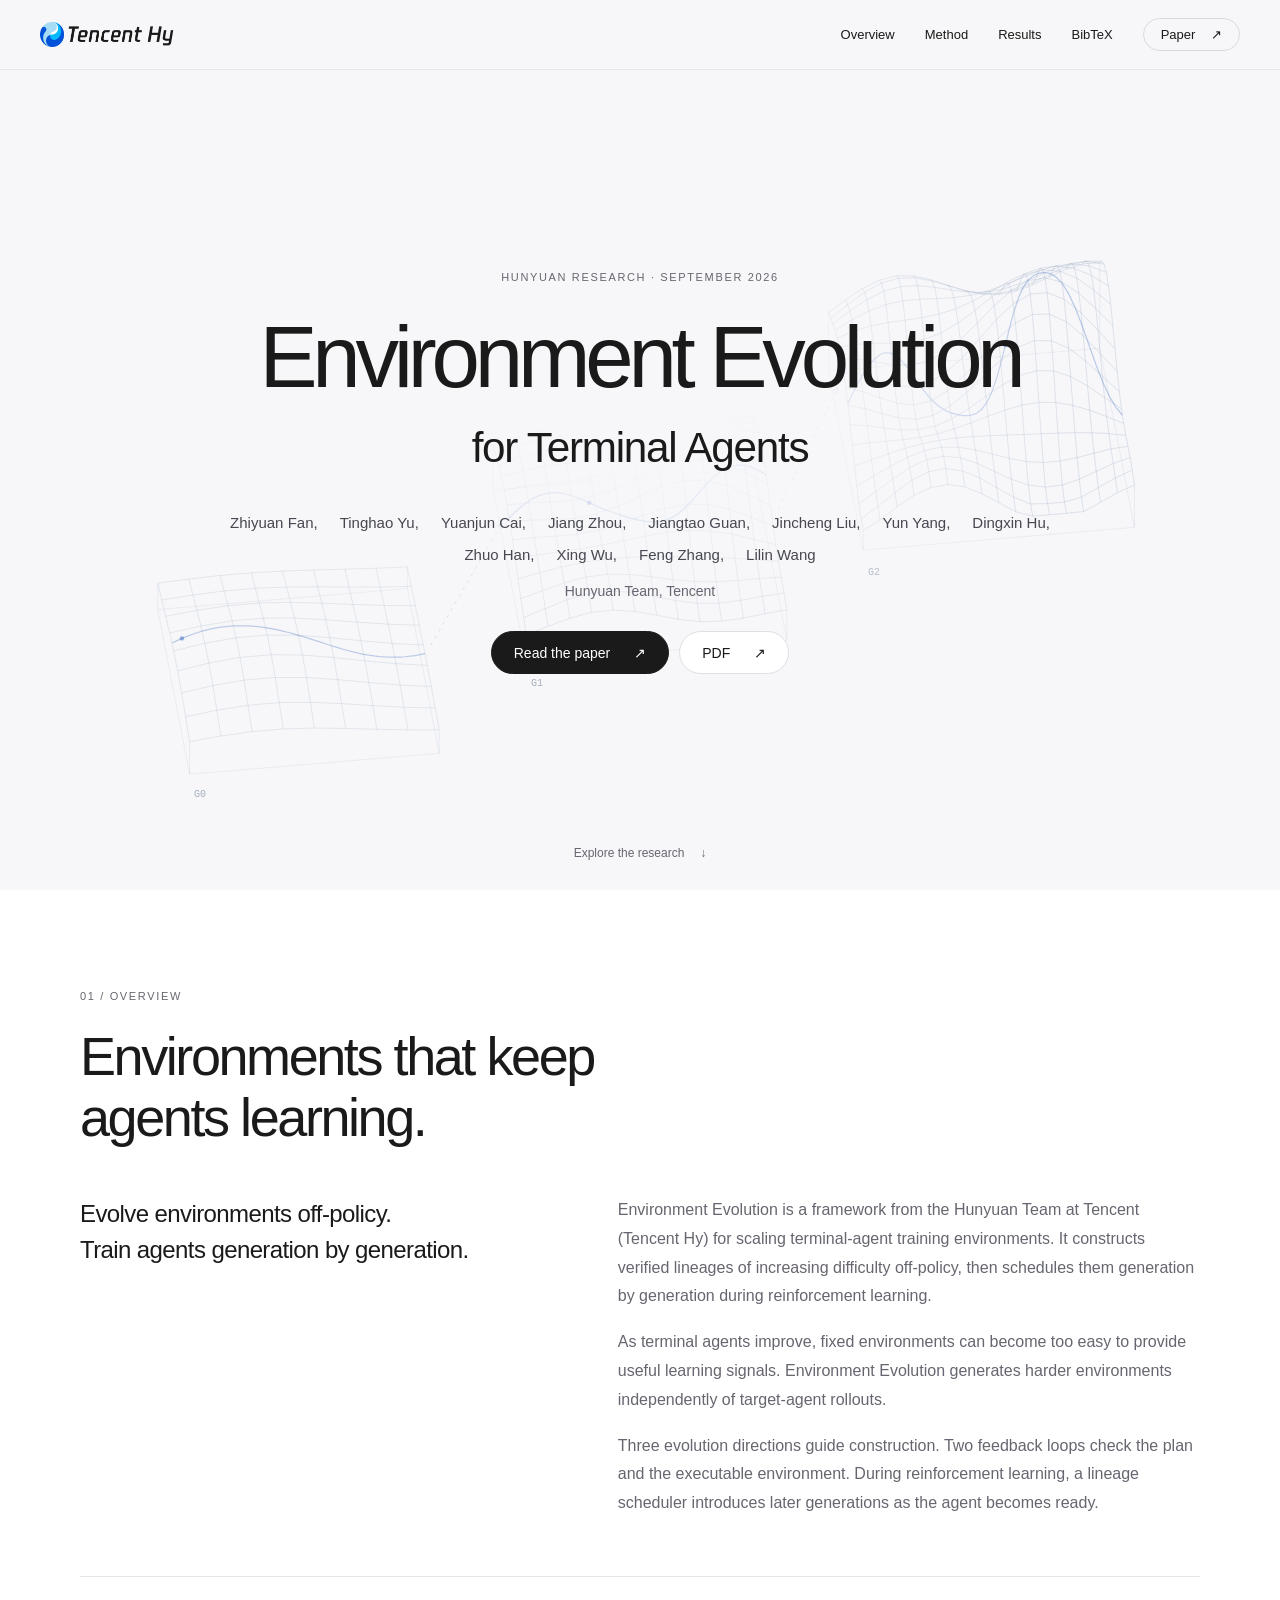
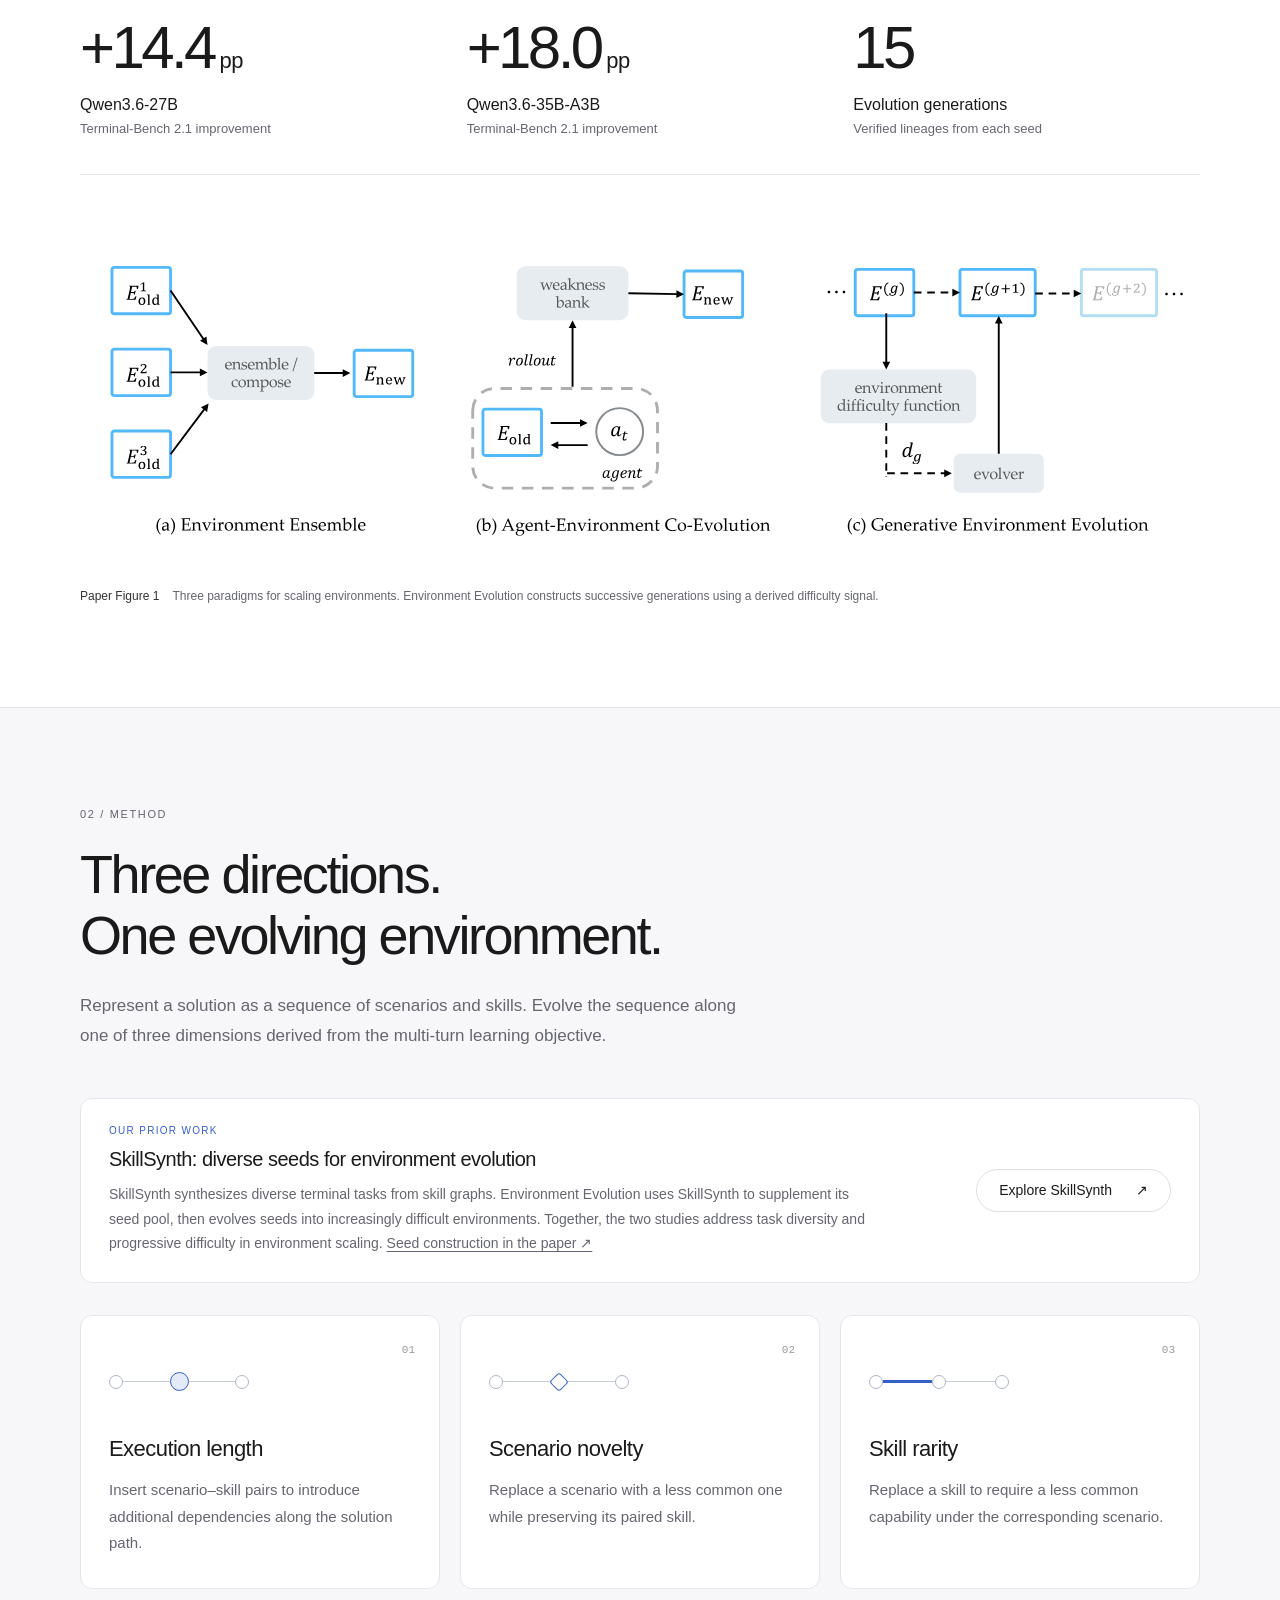
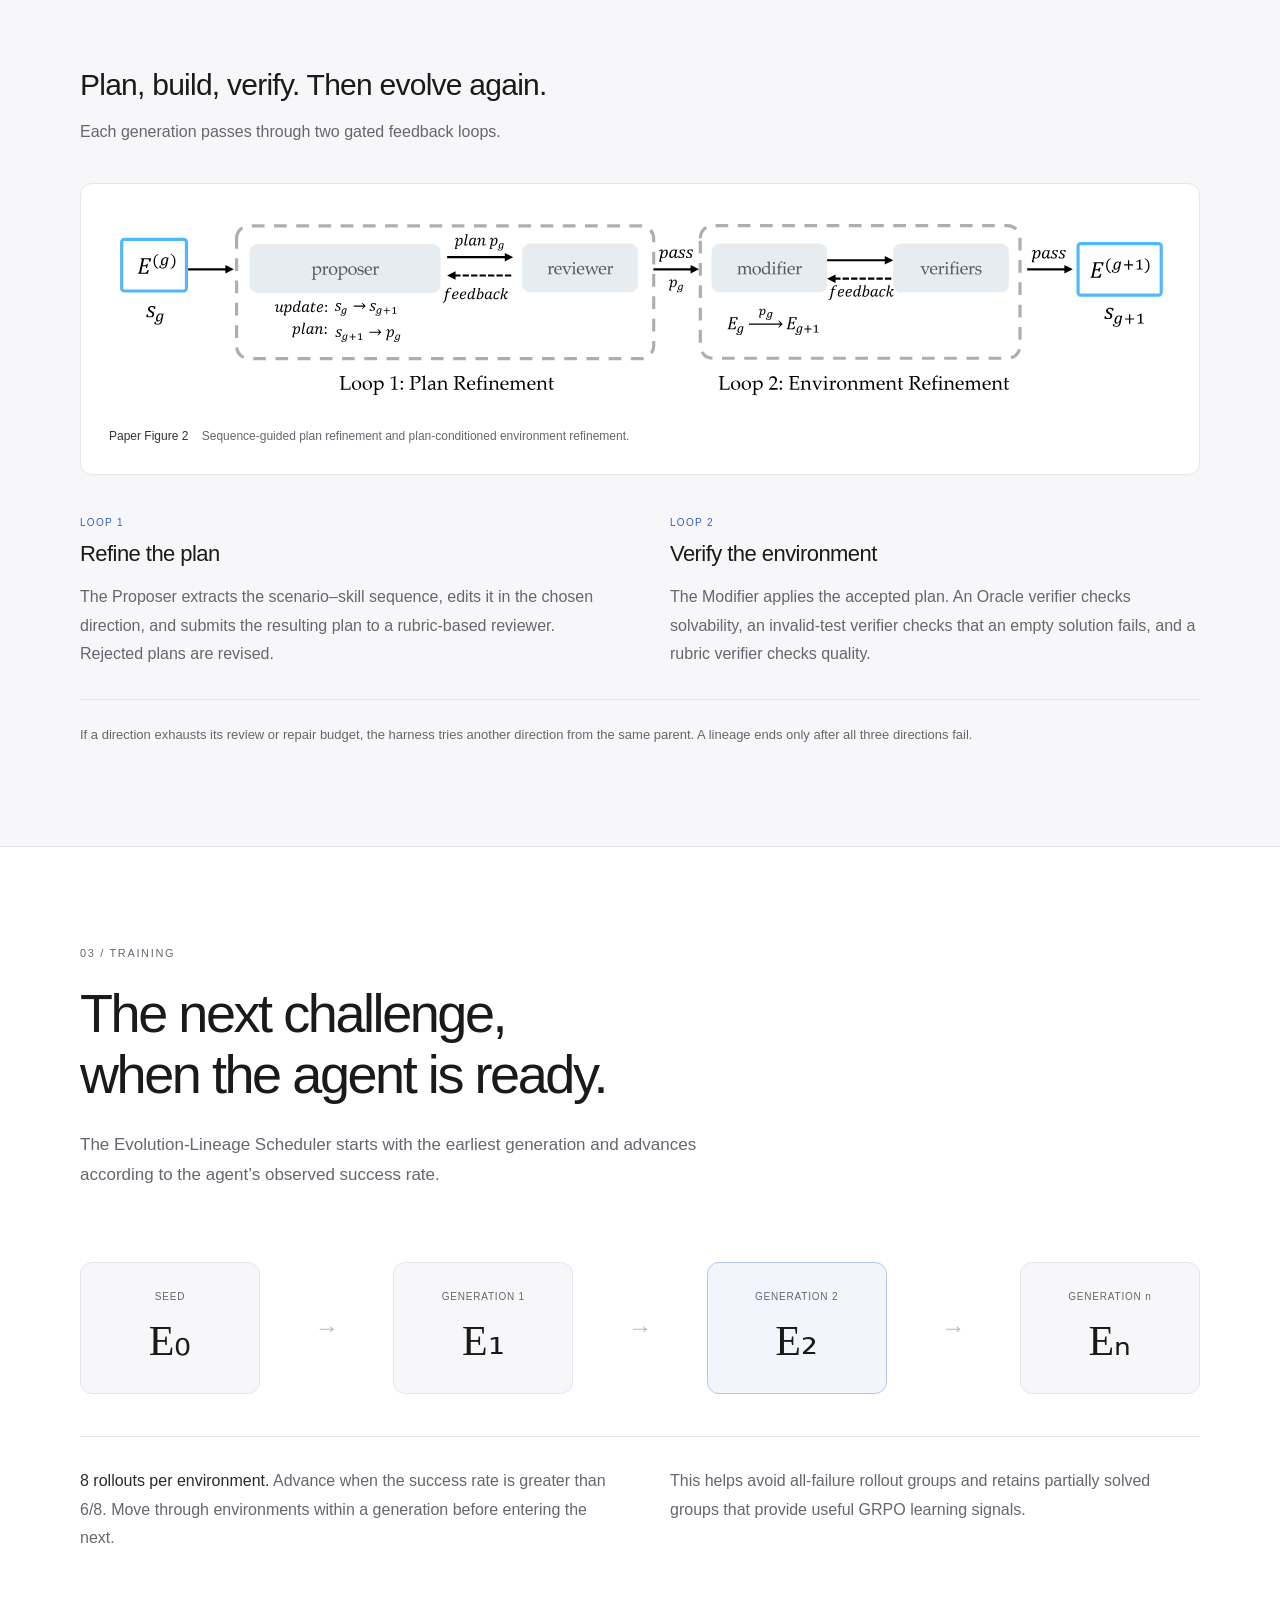
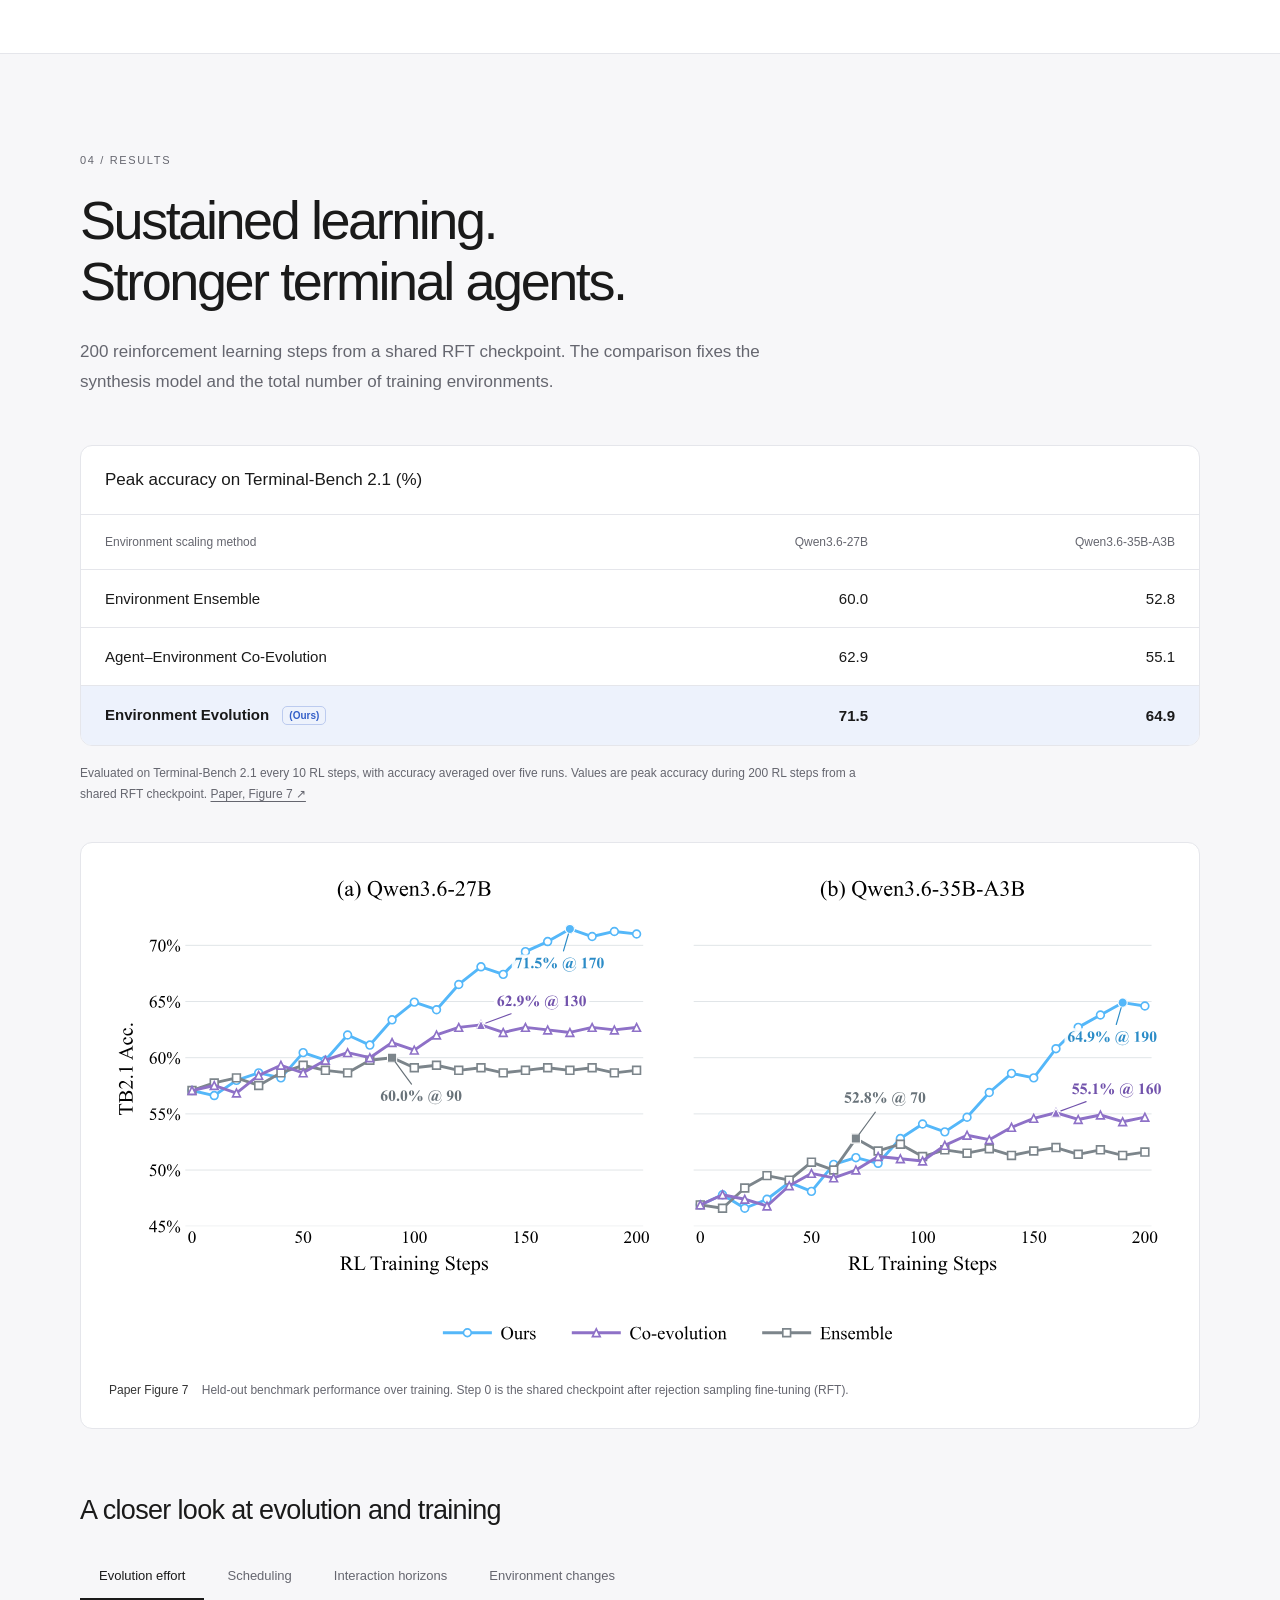
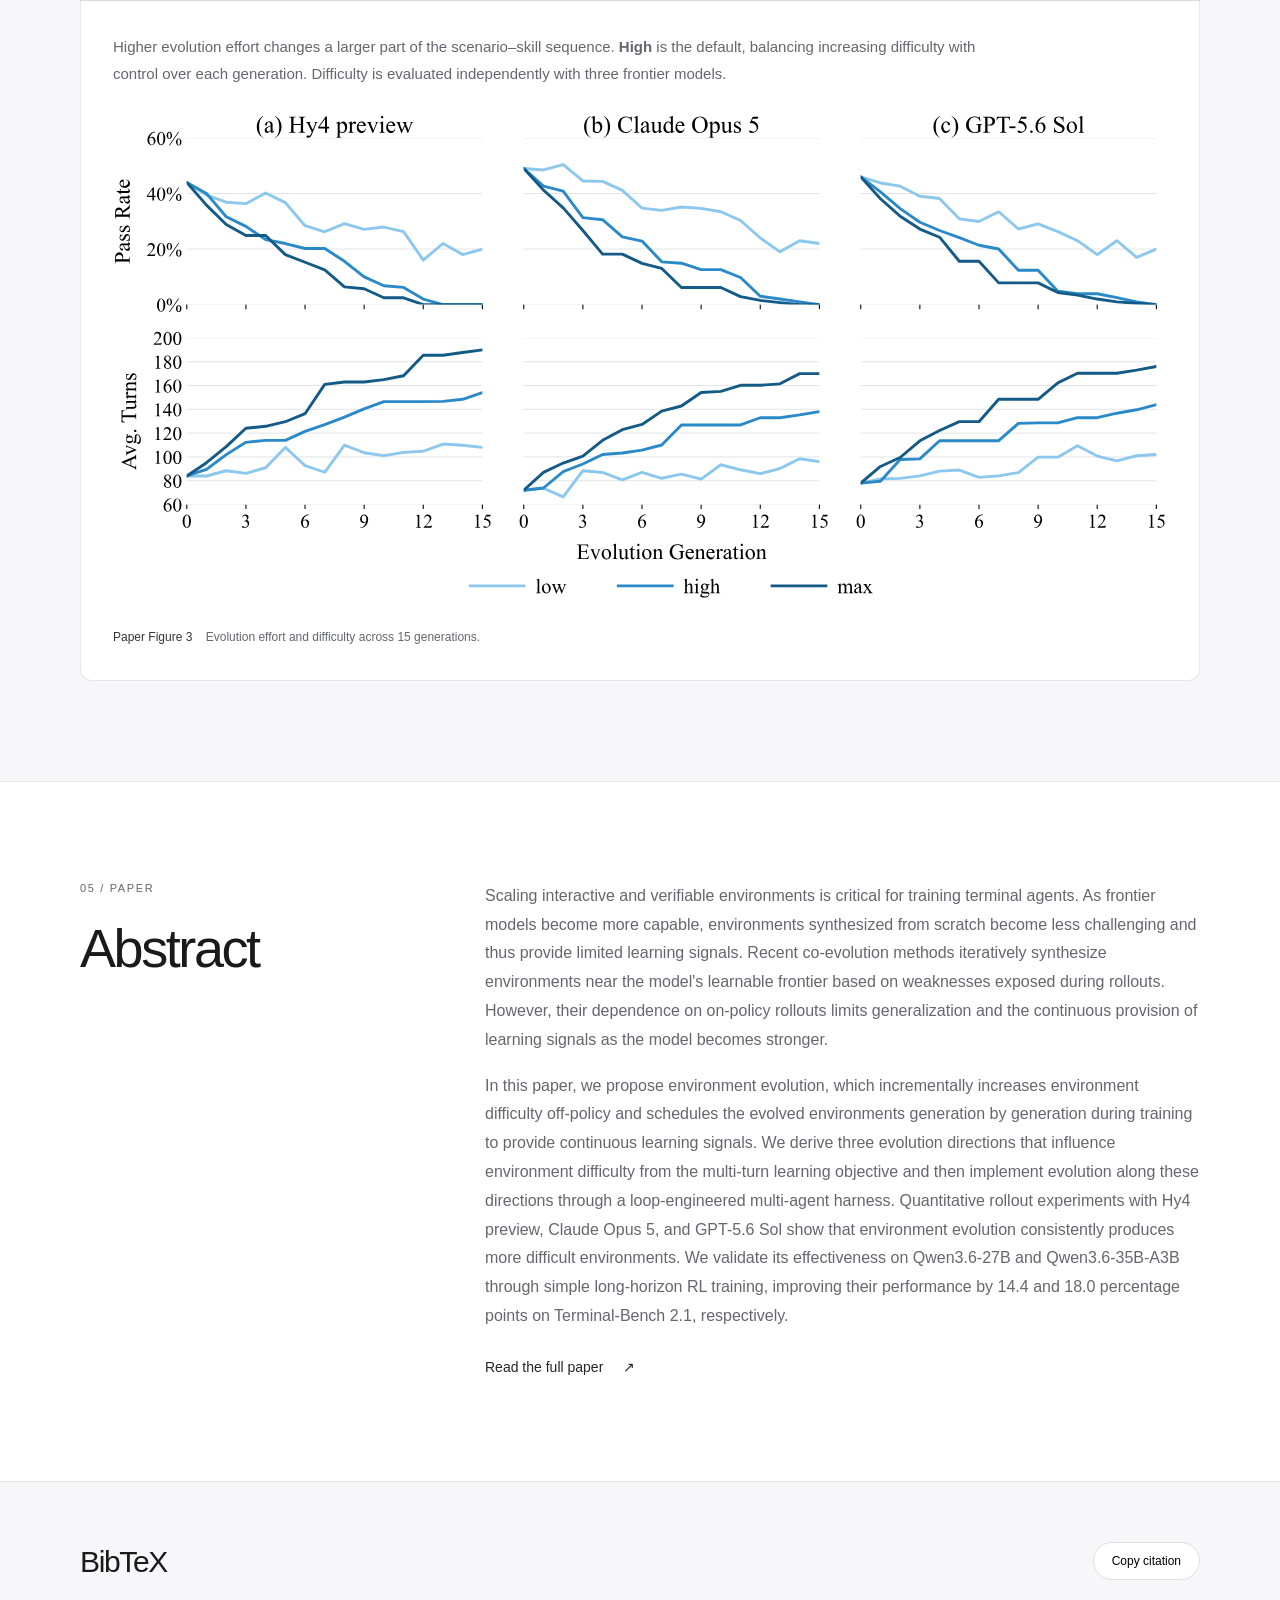
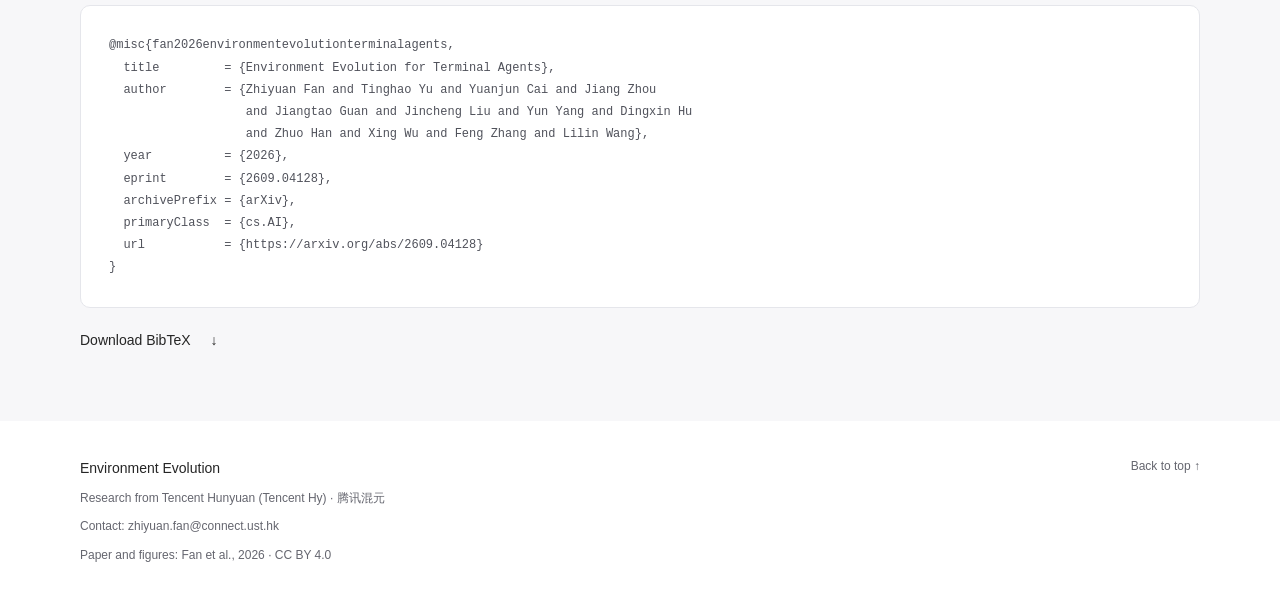
<file: index.html>
<!doctype html>
<html lang="en">
<head>
  <meta charset="utf-8">
  <meta name="viewport" content="width=device-width, initial-scale=1">
  <meta name="color-scheme" content="light">
  <title>Environment Evolution for Terminal Agents | Tencent Hunyuan</title>
  <meta name="description" content="Environment scaling for terminal agents by Tencent Hunyuan (Tencent Hy). Environment Evolution builds verified, harder environments for agent reinforcement learning.">
  <meta property="og:title" content="Environment Evolution for Terminal Agents | Tencent Hunyuan">
  <meta property="og:description" content="Environment scaling for terminal agents by Tencent Hunyuan (Tencent Hy). Environment Evolution builds verified, harder environments for agent reinforcement learning.">
  <meta property="og:type" content="website">
  <meta property="og:url" content="https://environment-evolution.github.io/">
  <meta property="og:site_name" content="Environment Evolution &amp; SkillSynth">
  <meta property="og:locale" content="en_US">
  <meta property="og:image" content="https://environment-evolution.github.io/assets/social/environment-evolution.png?v=2">
  <meta property="og:image:alt" content="Environment Evolution for Terminal Agents — geometric illustration of three evolving environment generations">
  <meta property="og:image:type" content="image/png">
  <meta property="og:image:width" content="1200">
  <meta property="og:image:height" content="630">
  <meta name="twitter:card" content="summary_large_image">
  <meta name="twitter:title" content="Environment Evolution for Terminal Agents | Tencent Hunyuan">
  <meta name="twitter:description" content="Environment scaling for terminal agents by Tencent Hunyuan (Tencent Hy). Environment Evolution builds verified, harder environments for agent reinforcement learning.">
  <meta name="twitter:image" content="https://environment-evolution.github.io/assets/social/environment-evolution.png?v=2">
  <meta name="twitter:image:alt" content="Environment Evolution for Terminal Agents — geometric illustration of three evolving environment generations">
  <meta name="citation_title" content="Environment Evolution for Terminal Agents">
  <meta name="citation_author" content="Zhiyuan Fan">
  <meta name="citation_author" content="Tinghao Yu">
  <meta name="citation_author" content="Yuanjun Cai">
  <meta name="citation_author" content="Jiang Zhou">
  <meta name="citation_author" content="Jiangtao Guan">
  <meta name="citation_author" content="Jincheng Liu">
  <meta name="citation_author" content="Yun Yang">
  <meta name="citation_author" content="Dingxin Hu">
  <meta name="citation_author" content="Zhuo Han">
  <meta name="citation_author" content="Xing Wu">
  <meta name="citation_author" content="Feng Zhang">
  <meta name="citation_author" content="Lilin Wang">
  <meta name="citation_publication_date" content="2026/09/03">
  <meta name="citation_pdf_url" content="https://arxiv.org/pdf/2609.04128">
  <script type="application/ld+json">
{
  "@context": "https://schema.org",
  "@graph": [
    {
      "@type": "Organization",
      "@id": "https://environment-evolution.github.io/#hunyuan-team",
      "name": "Hunyuan Team, Tencent",
      "alternateName": [
        "Tencent Hunyuan",
        "Tencent Hy",
        "HY",
        "腾讯混元",
        "混元"
      ],
      "url": "https://hy.tencent.ai/",
      "logo": "https://environment-evolution.github.io/assets/hy-logo.png",
      "parentOrganization": {
        "@type": "Organization",
        "name": "Tencent",
        "url": "https://www.tencent.com/"
      }
    },
    {
      "@type": "WebSite",
      "@id": "https://environment-evolution.github.io/#website",
      "url": "https://environment-evolution.github.io/",
      "name": "Environment Evolution & SkillSynth",
      "inLanguage": "en"
    },
    {
      "@type": "WebPage",
      "@id": "https://environment-evolution.github.io/#webpage",
      "url": "https://environment-evolution.github.io/",
      "name": "Environment Evolution for Terminal Agents | Tencent Hunyuan",
      "description": "Environment scaling for terminal agents by Tencent Hunyuan (Tencent Hy). Environment Evolution builds verified, harder environments for agent reinforcement learning.",
      "inLanguage": "en",
      "isPartOf": {
        "@id": "https://environment-evolution.github.io/#website"
      },
      "mainEntity": {
        "@id": "https://environment-evolution.github.io/#paper"
      },
      "relatedLink": [
        "https://environment-evolution.github.io/skillsynth/",
        "https://arxiv.org/html/2609.04128v1"
      ]
    },
    {
      "@type": "ScholarlyArticle",
      "@id": "https://environment-evolution.github.io/#paper",
      "headline": "Environment Evolution for Terminal Agents",
      "name": "Environment Evolution for Terminal Agents",
      "url": "https://environment-evolution.github.io/",
      "sameAs": "https://arxiv.org/abs/2609.04128",
      "identifier": "arXiv:2609.04128",
      "datePublished": "2026-09-03",
      "author": [
        {
          "@type": "Person",
          "name": "Zhiyuan Fan"
        },
        {
          "@type": "Person",
          "name": "Tinghao Yu"
        },
        {
          "@type": "Person",
          "name": "Yuanjun Cai"
        },
        {
          "@type": "Person",
          "name": "Jiang Zhou"
        },
        {
          "@type": "Person",
          "name": "Jiangtao Guan"
        },
        {
          "@type": "Person",
          "name": "Jincheng Liu"
        },
        {
          "@type": "Person",
          "name": "Yun Yang"
        },
        {
          "@type": "Person",
          "name": "Dingxin Hu"
        },
        {
          "@type": "Person",
          "name": "Zhuo Han"
        },
        {
          "@type": "Person",
          "name": "Xing Wu"
        },
        {
          "@type": "Person",
          "name": "Feng Zhang"
        },
        {
          "@type": "Person",
          "name": "Lilin Wang"
        }
      ],
      "sourceOrganization": {
        "@id": "https://environment-evolution.github.io/#hunyuan-team"
      },
      "inLanguage": "en",
      "description": "Environment scaling for terminal agents by Tencent Hunyuan (Tencent Hy). Environment Evolution builds verified, harder environments for agent reinforcement learning.",
      "keywords": [
        "Terminal agents",
        "Environment scaling",
        "Environment evolution",
        "Agent reinforcement learning"
      ],
      "about": [
        {
          "@type": "Thing",
          "name": "Terminal agents"
        },
        {
          "@type": "Thing",
          "name": "Environment scaling"
        },
        {
          "@type": "Thing",
          "name": "Environment evolution"
        },
        {
          "@type": "Thing",
          "name": "Agent reinforcement learning"
        }
      ],
      "encoding": {
        "@type": "MediaObject",
        "encodingFormat": "application/pdf",
        "contentUrl": "https://arxiv.org/pdf/2609.04128"
      },
      "license": "https://creativecommons.org/licenses/by/4.0/",
      "mainEntityOfPage": {
        "@id": "https://environment-evolution.github.io/#webpage"
      },
      "citation": {
        "@type": "ScholarlyArticle",
        "@id": "https://environment-evolution.github.io/skillsynth/#paper",
        "name": "Toward Scalable Terminal Task Synthesis via Skill Graphs",
        "url": "https://environment-evolution.github.io/skillsynth/",
        "sameAs": "https://arxiv.org/abs/2604.25727"
      },
      "image": {
        "@type": "ImageObject",
        "url": "https://environment-evolution.github.io/assets/social/environment-evolution.png?v=2",
        "width": 1200,
        "height": 630,
        "caption": "Environment Evolution for Terminal Agents — geometric illustration of three evolving environment generations"
      }
    }
  ]
}
  </script>
  <link rel="alternate" type="application/x-bibtex" href="citation.bib" title="BibTeX citation">
  <link rel="canonical" href="https://environment-evolution.github.io/">
  <link rel="stylesheet" href="styles.css">
  <script src="evolution.js" defer></script>
  <script src="site.js" defer></script>
</head>
<body>
  <a class="skip-link" href="#overview">Skip to content</a>
  <header class="site-header">
    <div class="header-inner">
      <a class="brand" href="https://hy.tencent.ai/" aria-label="Tencent Hy home"><img src="assets/hy-logo.png" alt="Tencent Hy" width="534" height="96"></a>
      <nav aria-label="Main navigation">
        <a href="#overview">Overview</a><a href="#method">Method</a><a href="#results">Results</a><a href="#citation">BibTeX</a>
        <a class="nav-paper" href="https://arxiv.org/abs/2609.04128">Paper <span aria-hidden="true">↗</span></a>
      </nav>
    </div>
  </header>

  <main>
    <section class="hero" aria-labelledby="paper-title">
      <canvas class="evolution-art" aria-hidden="true"></canvas>
      <div class="hero-content">
        <p class="eyebrow">HUNYUAN RESEARCH · SEPTEMBER 2026</p>
        <h1 id="paper-title">Environment Evolution <span>for Terminal Agents</span></h1>
        <p class="authors"><span>Zhiyuan Fan,</span> <span>Tinghao Yu,</span> <span>Yuanjun Cai,</span> <span>Jiang Zhou,</span> <span>Jiangtao Guan,</span> <span>Jincheng Liu,</span> <span>Yun Yang,</span> <span>Dingxin Hu,</span> <span>Zhuo Han,</span> <span>Xing Wu,</span> <span>Feng Zhang,</span> <span>Lilin Wang</span></p>
        <p class="affiliation">Hunyuan Team, Tencent</p>
        <div class="hero-actions"><a class="button primary" href="https://arxiv.org/abs/2609.04128">Read the paper <span aria-hidden="true">↗</span></a><a class="button" href="https://arxiv.org/pdf/2609.04128">PDF <span aria-hidden="true">↗</span></a></div>
      </div>
      <a class="explore" href="#overview">Explore the research <span aria-hidden="true">↓</span></a>
    </section>

    <section class="section overview" id="overview" aria-labelledby="overview-title">
      <div class="section-heading"><p class="eyebrow">01 / OVERVIEW</p><h2 id="overview-title">Environments that keep <br>agents learning.</h2></div>
      <div class="intro-grid">
        <p class="lead">Evolve environments off-policy. <br>Train agents generation by generation.</p>
        <div class="prose"><p id="research-summary">Environment Evolution is a framework from the Hunyuan Team at Tencent (Tencent Hy) for scaling terminal-agent training environments. It constructs verified lineages of increasing difficulty off-policy, then schedules them generation by generation during reinforcement learning.</p><p>As terminal agents improve, fixed environments can become too easy to provide useful learning signals. Environment Evolution generates harder environments independently of target-agent rollouts.</p><p>Three evolution directions guide construction. Two feedback loops check the plan and the executable environment. During reinforcement learning, a lineage scheduler introduces later generations as the agent becomes ready.</p></div>
      </div>
      <dl class="highlights">
        <div>
          <dt>Qwen3.6-27B</dt>
          <dd class="metric">+14.4<span> pp</span></dd>
          <dd class="metric-context">Terminal-Bench 2.1 improvement</dd>
        </div>
        <div>
          <dt>Qwen3.6-35B-A3B</dt>
          <dd class="metric">+18.0<span> pp</span></dd>
          <dd class="metric-context">Terminal-Bench 2.1 improvement</dd>
        </div>
        <div>
          <dt>Evolution generations</dt>
          <dd class="metric">15</dd>
          <dd class="metric-context">Verified lineages from each seed</dd>
        </div>
      </dl><figure class="paper-figure"><button type="button" data-image-src="assets/figures/Main_v2.svg" aria-haspopup="dialog" aria-label="Preview paper Figure 1" class="figure-preview"><img src="assets/figures/Main_v2.svg" alt="Comparison of environment ensemble, agent–environment co-evolution, and environment evolution, which generates successive environments along a lineage." width="1644" height="432" loading="lazy"></button><figcaption><span>Paper Figure 1</span> Three paradigms for scaling environments. Environment Evolution constructs successive generations using a derived difficulty signal.</figcaption></figure>
    </section>

    <section class="band" id="method" aria-labelledby="method-title"><div class="section">
      <div class="section-heading"><p class="eyebrow">02 / METHOD</p><h2 id="method-title">Three directions. <br>One evolving environment.</h2><p class="section-intro">Represent a solution as a sequence of scenarios and skills. Evolve the sequence along one of three dimensions derived from the multi-turn learning objective.</p></div>
      <aside id="related-research" class="prior-work" aria-labelledby="skillsynth-title">
        <div><span class="small-label">OUR PRIOR WORK</span><h3 id="skillsynth-title">SkillSynth: diverse seeds for environment evolution</h3><p>SkillSynth synthesizes diverse terminal tasks from skill graphs. Environment Evolution uses SkillSynth to supplement its seed pool, then evolves seeds into increasingly difficult environments. Together, the two studies address task diversity and progressive difficulty in environment scaling. <a class="source-link" href="https://arxiv.org/html/2609.04128v1#S5.SS1">Seed construction in the paper ↗</a></p></div>
        <a class="button" href="skillsynth/" aria-label="Explore SkillSynth: Toward Scalable Terminal Task Synthesis via Skill Graphs">Explore SkillSynth <span aria-hidden="true">↗</span></a>
      </aside>
      <div class="directions">
        <article><div class="sequence" aria-hidden="true"><i></i><b></b><i class="added"></i><b></b><i></i></div><span class="card-index">01</span><h3>Execution length</h3><p>Insert scenario–skill pairs to introduce additional dependencies along the solution path.</p></article>
        <article><div class="sequence" aria-hidden="true"><i></i><b></b><i class="scenario-node"></i><b></b><i></i></div><span class="card-index">02</span><h3>Scenario novelty</h3><p>Replace a scenario with a less common one while preserving its paired skill.</p></article>
        <article><div class="sequence" aria-hidden="true"><i></i><b class="skill-edge"></b><i></i><b></b><i></i></div><span class="card-index">03</span><h3>Skill rarity</h3><p>Replace a skill to require a less common capability under the corresponding scenario.</p></article>
      </div>
      <div class="method-heading"><h3>Plan, build, verify. Then evolve again.</h3><p>Each generation passes through two gated feedback loops.</p></div>
      <figure class="paper-figure white"><button type="button" data-image-src="assets/figures/environment_evolution_harness_asset.svg" aria-haspopup="dialog" aria-label="Preview paper Figure 2" class="figure-preview"><img src="assets/figures/environment_evolution_harness_asset.svg" alt="The evolution harness: a Proposer and Plan Reviewer refine the plan; a Modifier and verifiers refine the environment before it becomes the next accepted generation." width="1644" height="300" loading="lazy"></button><figcaption><span>Paper Figure 2</span> Sequence-guided plan refinement and plan-conditioned environment refinement.</figcaption></figure>
      <div class="two-columns"><article><span class="small-label">LOOP 1</span><h3>Refine the plan</h3><p>The Proposer extracts the scenario–skill sequence, edits it in the chosen direction, and submits the resulting plan to a rubric-based reviewer. Rejected plans are revised.</p></article><article><span class="small-label">LOOP 2</span><h3>Verify the environment</h3><p>The Modifier applies the accepted plan. An Oracle verifier checks solvability, an invalid-test verifier checks that an empty solution fails, and a rubric verifier checks quality.</p></article></div>
      <p class="method-note">If a direction exhausts its review or repair budget, the harness tries another direction from the same parent. A lineage ends only after all three directions fail.</p>
    </div></section>

    <section class="section scheduler" aria-labelledby="scheduler-title">
      <div class="section-heading"><p class="eyebrow">03 / TRAINING</p><h2 id="scheduler-title">The next challenge, <br>when the agent is ready.</h2><p class="section-intro">The Evolution-Lineage Scheduler starts with the earliest generation and advances according to the agent’s observed success rate.</p></div>
      <div class="lineage" aria-label="Training progresses from a seed to generation 1, generation 2, and later generations."><div><span>SEED</span><strong>E₀</strong></div><span class="lineage-arrow" aria-hidden="true">→</span><div><span>GENERATION 1</span><strong>E₁</strong></div><span class="lineage-arrow" aria-hidden="true">→</span><div class="active-generation"><span>GENERATION 2</span><strong>E₂</strong></div><span class="lineage-arrow" aria-hidden="true">→</span><div><span>GENERATION n</span><strong>Eₙ</strong></div></div>
      <div class="scheduler-rule"><p><strong>8 rollouts per environment.</strong> Advance when the success rate is greater than 6/8. Move through environments within a generation before entering the next.</p><p>This helps avoid all-failure rollout groups and retains partially solved groups that provide useful GRPO learning signals.</p></div>
    </section>

    <section class="band results" id="results" aria-labelledby="results-title"><div class="section">
      <div class="section-heading"><p class="eyebrow">04 / RESULTS</p><h2 id="results-title">Sustained learning. <br>Stronger terminal agents.</h2><p class="section-intro">200 reinforcement learning steps from a shared RFT checkpoint. The comparison fixes the synthesis model and the total number of training environments.</p></div>
      <div class="table-wrap"><table><caption>Peak accuracy on Terminal-Bench 2.1 (%)</caption><thead><tr><th scope="col">Environment scaling method</th><th scope="col">Qwen3.6-27B</th><th scope="col">Qwen3.6-35B-A3B</th></tr></thead><tbody><tr><th scope="row">Environment Ensemble</th><td>60.0</td><td>52.8</td></tr><tr><th scope="row">Agent–Environment Co-Evolution</th><td>62.9</td><td>55.1</td></tr><tr class="our-result"><th scope="row">Environment Evolution <span>(Ours)</span></th><td>71.5</td><td>64.9</td></tr></tbody></table></div>
      <p id="evaluation-protocol" class="result-note">Evaluated on Terminal-Bench 2.1 every 10 RL steps, with accuracy averaged over five runs. Values are peak accuracy during 200 RL steps from a shared RFT checkpoint. <a class="source-link" href="https://arxiv.org/html/2609.04128v1#S5.F7">Paper, Figure 7 ↗</a></p>
      <figure class="paper-figure white"><button type="button" data-image-src="assets/figures/rl_training_dynamics_tb21_combined_plot.svg" aria-haspopup="dialog" aria-label="Preview paper Figure 7" class="figure-preview"><img src="assets/figures/rl_training_dynamics_tb21_combined_plot.svg" alt="Terminal-Bench 2.1 accuracy across 200 RL steps. Environment Evolution peaks at 71.5% for Qwen3.6-27B and 64.9% for Qwen3.6-35B-A3B, above the ensemble and co-evolution baselines." width="1644" height="759" loading="lazy"></button><figcaption><span>Paper Figure 7</span> Held-out benchmark performance over training. Step 0 is the shared checkpoint after rejection sampling fine-tuning (RFT).</figcaption></figure>

      <h3 class="analysis-heading">A closer look at evolution and training</h3>
      <div class="tabs" role="tablist" aria-label="Experimental analyses"><button type="button" role="tab" id="tab-difficulty" aria-selected="true" aria-controls="panel-difficulty">Evolution effort</button><button type="button" role="tab" id="tab-scheduler" aria-selected="false" aria-controls="panel-scheduler" tabindex="-1">Scheduling</button><button type="button" role="tab" id="tab-trajectories" aria-selected="false" aria-controls="panel-trajectories" tabindex="-1">Interaction horizons</button><button type="button" role="tab" id="tab-mutation" aria-selected="false" aria-controls="panel-mutation" tabindex="-1">Environment changes</button></div>
      <div class="analysis-panel" role="tabpanel" id="panel-difficulty" aria-labelledby="tab-difficulty" tabindex="0"><p>Higher evolution effort changes a larger part of the scenario–skill sequence. <strong>High</strong> is the default, balancing increasing difficulty with control over each generation. Difficulty is evaluated independently with three frontier models.</p><figure><button type="button" data-image-src="assets/figures/evolution_effort_difficulty_plot.svg" aria-haspopup="dialog" aria-label="Preview paper Figure 3" class="figure-preview"><img src="assets/figures/evolution_effort_difficulty_plot.svg" alt="Pass rate and average turns across 15 generations, comparing low, high, and max effort under Hy4 preview, Claude Opus 5, and GPT-5.6 Sol." width="1644" height="768" loading="lazy"></button><figcaption><span>Paper Figure 3</span> Evolution effort and difficulty across 15 generations.</figcaption></figure></div>
      <div class="analysis-panel" role="tabpanel" id="panel-scheduler" aria-labelledby="tab-scheduler" tabindex="0" hidden><p>Under matched rollout budgets, the lineage scheduler preserves more partially solved rollout groups during the first 50 RL steps. These groups contain between one and seven successful trajectories out of eight.</p><figure><button type="button" data-image-src="assets/figures/scheduler_dynamics_plot.svg" aria-haspopup="dialog" aria-label="Preview paper Figure 5" class="figure-preview"><img src="assets/figures/scheduler_dynamics_plot.svg" alt="Comparison of EL and random scheduling over the first 50 RL steps, showing the fraction of partially solved groups and mean training reward." width="1644" height="690" loading="lazy"></button><figcaption><span>Paper Figure 5</span> Early training dynamics with lineage and random scheduling.</figcaption></figure></div>
      <div class="analysis-panel" role="tabpanel" id="panel-trajectories" aria-labelledby="tab-trajectories" tabindex="0" hidden><p>As the scheduler admits harder environments, both turns and tokens per trajectory increase. Tokens per turn also increase over the 200-step training run.</p><figure><button type="button" data-image-src="assets/figures/rl_rollout_dynamics_tb21_plot.svg" aria-haspopup="dialog" aria-label="Preview paper Figure 6" class="figure-preview"><img src="assets/figures/rl_rollout_dynamics_tb21_plot.svg" alt="Average interaction turns and tokens per trajectory across 200 RL steps for Qwen3.6-27B and Qwen3.6-35B-A3B." width="1644" height="741" loading="lazy"></button><figcaption><span>Paper Figure 6</span> Interaction horizons during reinforcement learning.</figcaption></figure></div>
      <div class="analysis-panel" role="tabpanel" id="panel-mutation" aria-labelledby="tab-mutation" tabindex="0" hidden><p>Evolution can change the instruction, executable environment, and verification system. The paper measures these at the token, file, and test-unit levels, respectively.</p><figure><button type="button" data-image-src="assets/figures/evolution_effort_mutation_plot.svg" aria-haspopup="dialog" aria-label="Preview paper Figure 4" class="figure-preview"><img src="assets/figures/evolution_effort_mutation_plot.svg" alt="Mutation rates for instructions, environments, and verification systems over 15 evolution generations, under low, high, and max effort." width="1644" height="561" loading="lazy"></button><figcaption><span>Paper Figure 4</span> Component-level changes across evolution generations.</figcaption></figure></div>
    </div></section>

    <section id="abstract" class="section abstract-section" aria-labelledby="abstract-title"><div class="section-heading"><p class="eyebrow">05 / PAPER</p><h2 id="abstract-title">Abstract</h2></div><div class="abstract-text"><p>Scaling interactive and verifiable environments is critical for training terminal agents. As frontier models become more capable, environments synthesized from scratch become less challenging and thus provide limited learning signals. Recent co-evolution methods iteratively synthesize environments near the model's learnable frontier based on weaknesses exposed during rollouts. However, their dependence on on-policy rollouts limits generalization and the continuous provision of learning signals as the model becomes stronger.</p><p>In this paper, we propose environment evolution, which incrementally increases environment difficulty off-policy and schedules the evolved environments generation by generation during training to provide continuous learning signals. We derive three evolution directions that influence environment difficulty from the multi-turn learning objective and then implement evolution along these directions through a loop-engineered multi-agent harness. Quantitative rollout experiments with Hy4 preview, Claude Opus 5, and GPT-5.6 Sol show that environment evolution consistently produces more difficult environments. We validate its effectiveness on Qwen3.6-27B and Qwen3.6-35B-A3B through simple long-horizon RL training, improving their performance by 14.4 and 18.0 percentage points on Terminal-Bench 2.1, respectively.</p><a class="text-link" href="https://arxiv.org/html/2609.04128v1">Read the full paper <span aria-hidden="true">↗</span></a></div></section>

    <section class="citation-band" id="citation" aria-labelledby="citation-title"><div class="section"><div class="citation-heading"><h2 id="citation-title">BibTeX</h2><button type="button" class="button copy-button" id="copy-citation">Copy citation</button></div><pre tabindex="0" aria-label="BibTeX citation"><code id="bibtex">@misc{fan2026environmentevolutionterminalagents,
  title         = {Environment Evolution for Terminal Agents},
  author        = {Zhiyuan Fan and Tinghao Yu and Yuanjun Cai and Jiang Zhou
                   and Jiangtao Guan and Jincheng Liu and Yun Yang and Dingxin Hu
                   and Zhuo Han and Xing Wu and Feng Zhang and Lilin Wang},
  year          = {2026},
  eprint        = {2609.04128},
  archivePrefix = {arXiv},
  primaryClass  = {cs.AI},
  url           = {https://arxiv.org/abs/2609.04128}
}</code></pre><a class="text-link" href="citation.bib" download>Download BibTeX <span aria-hidden="true">↓</span></a><p class="copy-status" id="copy-status" role="status" aria-live="polite"></p></div></section>
  </main>
  <footer class="site-footer"><div><span>Environment Evolution</span><p>Research from <a href="https://hy.tencent.ai/">Tencent Hunyuan (Tencent Hy) · <span lang="zh-CN">腾讯混元</span></a></p><p>Contact: <a href="mailto:zhiyuan.fan@connect.ust.hk">zhiyuan.fan@connect.ust.hk</a></p><p>Paper and figures: <a href="https://arxiv.org/abs/2609.04128">Fan et al., 2026</a> · <a href="https://creativecommons.org/licenses/by/4.0/">CC BY 4.0</a></p></div><a href="#paper-title">Back to top ↑</a></footer>
</body>
</html>
</file>
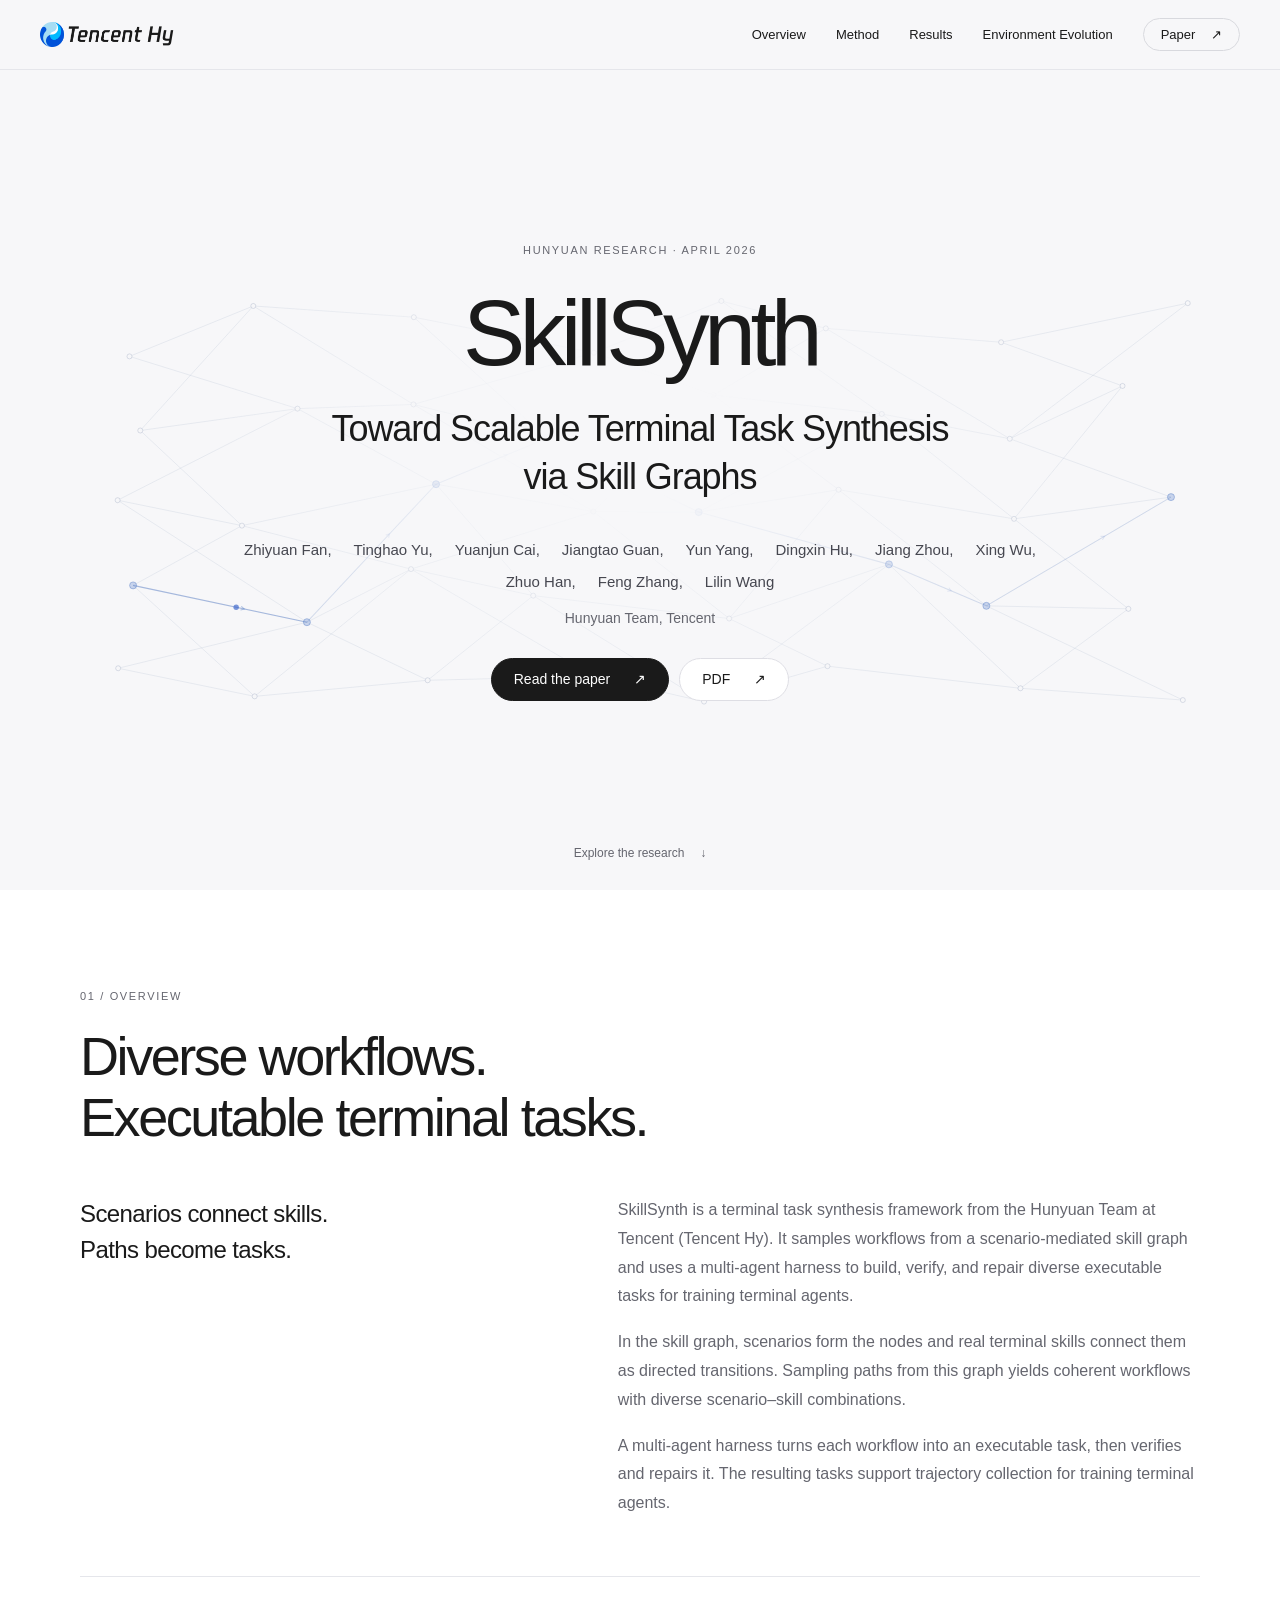
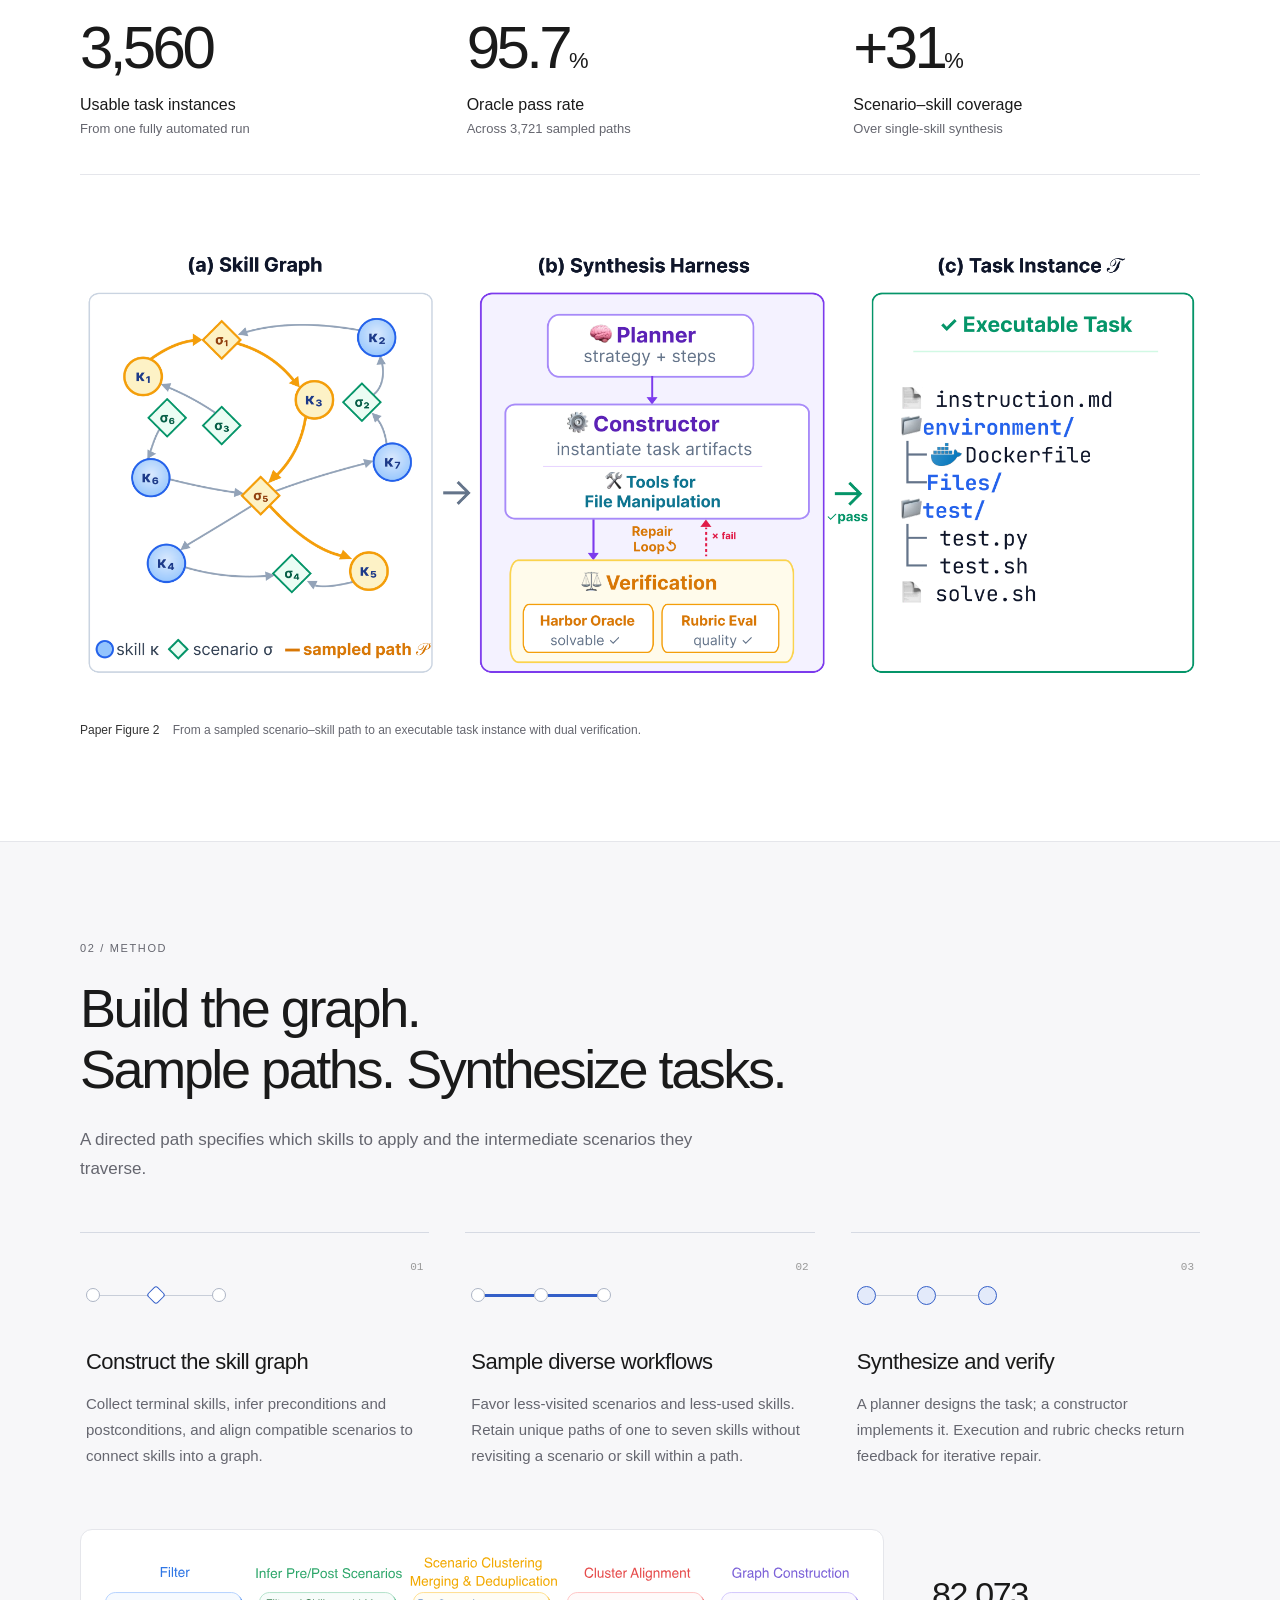
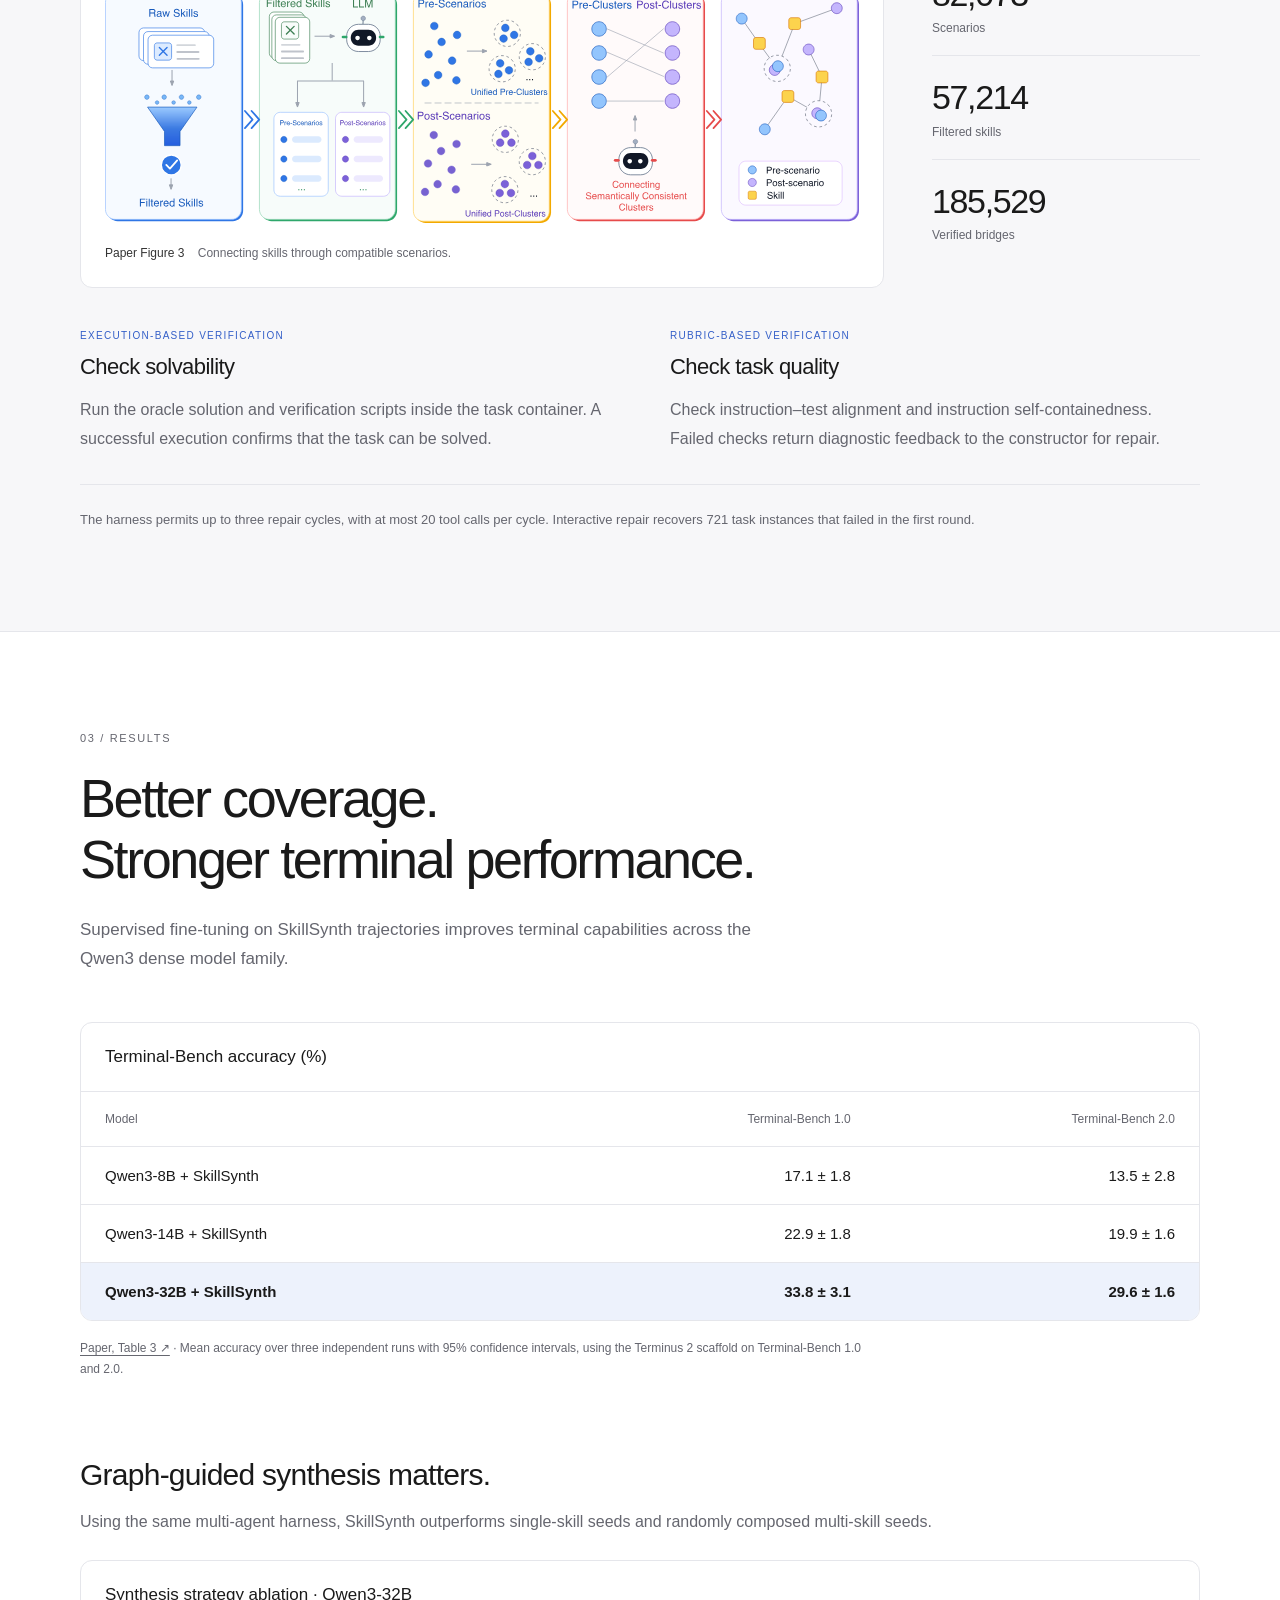
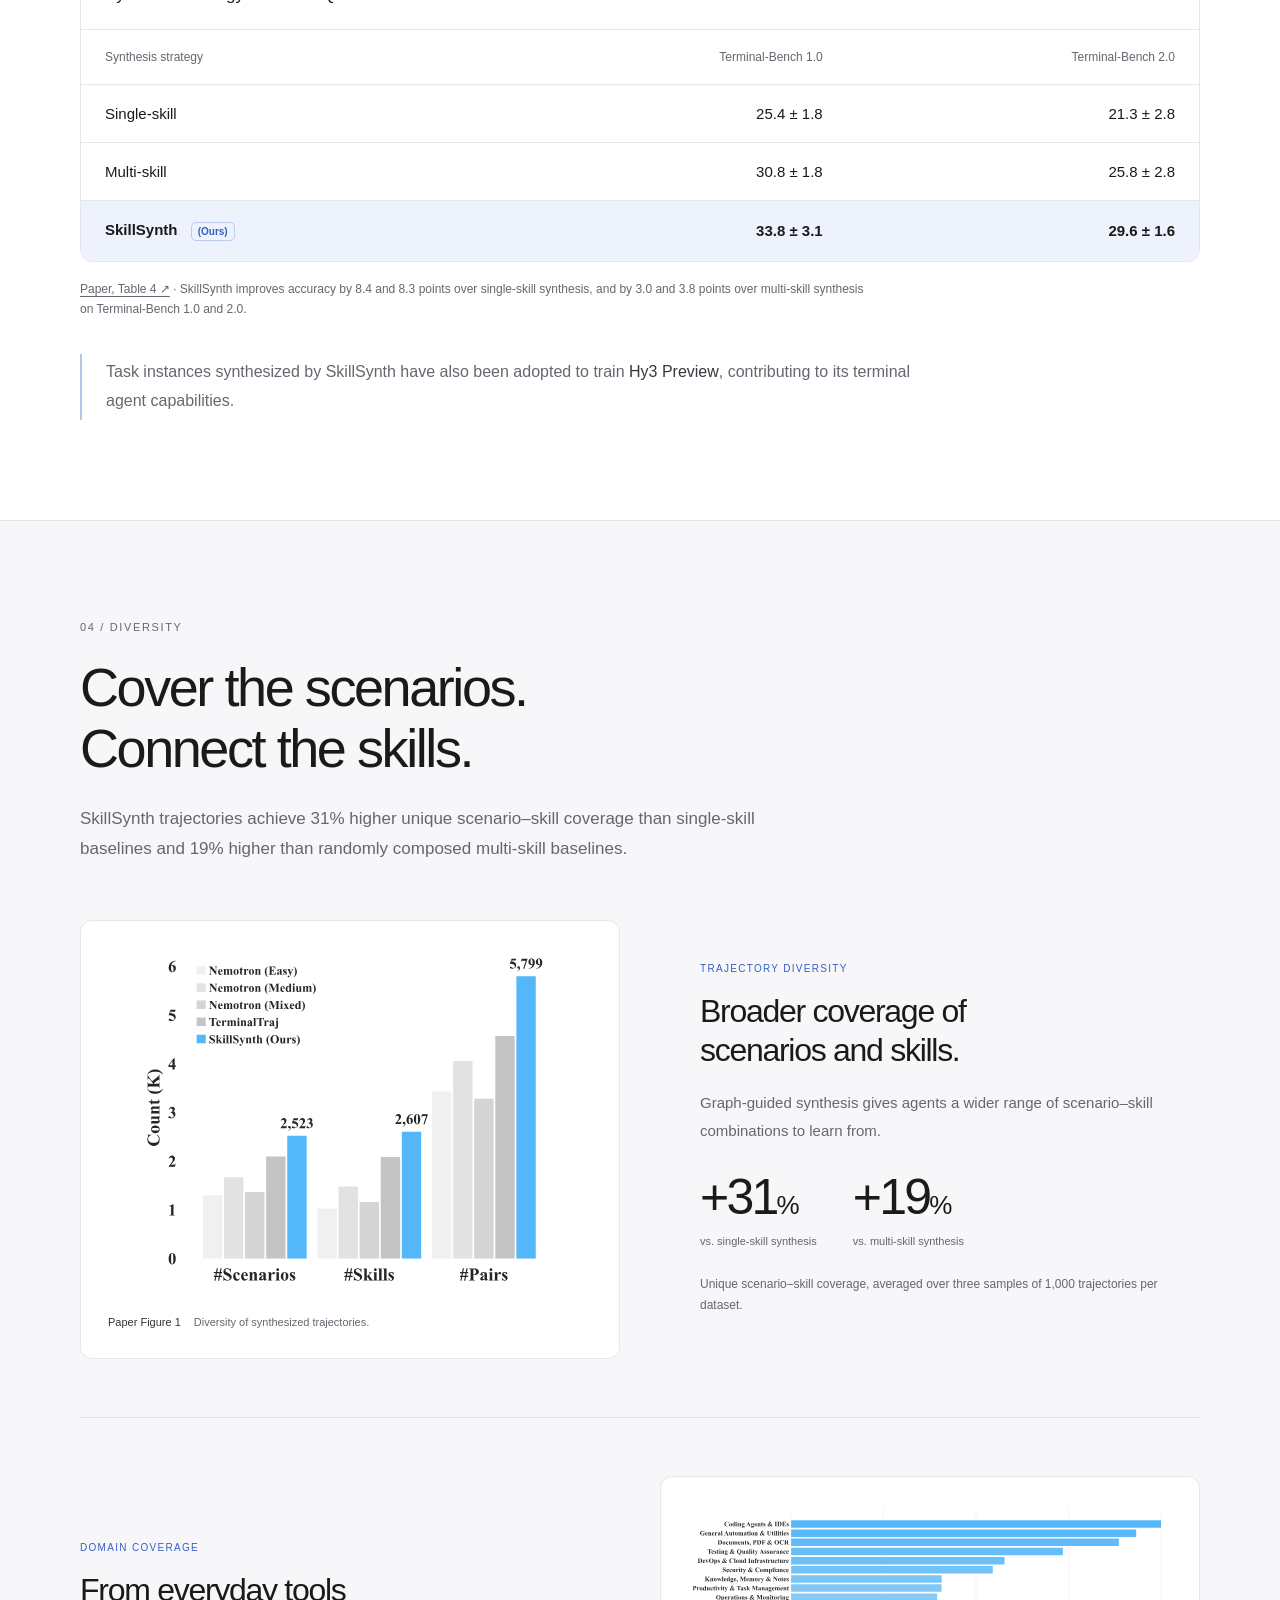
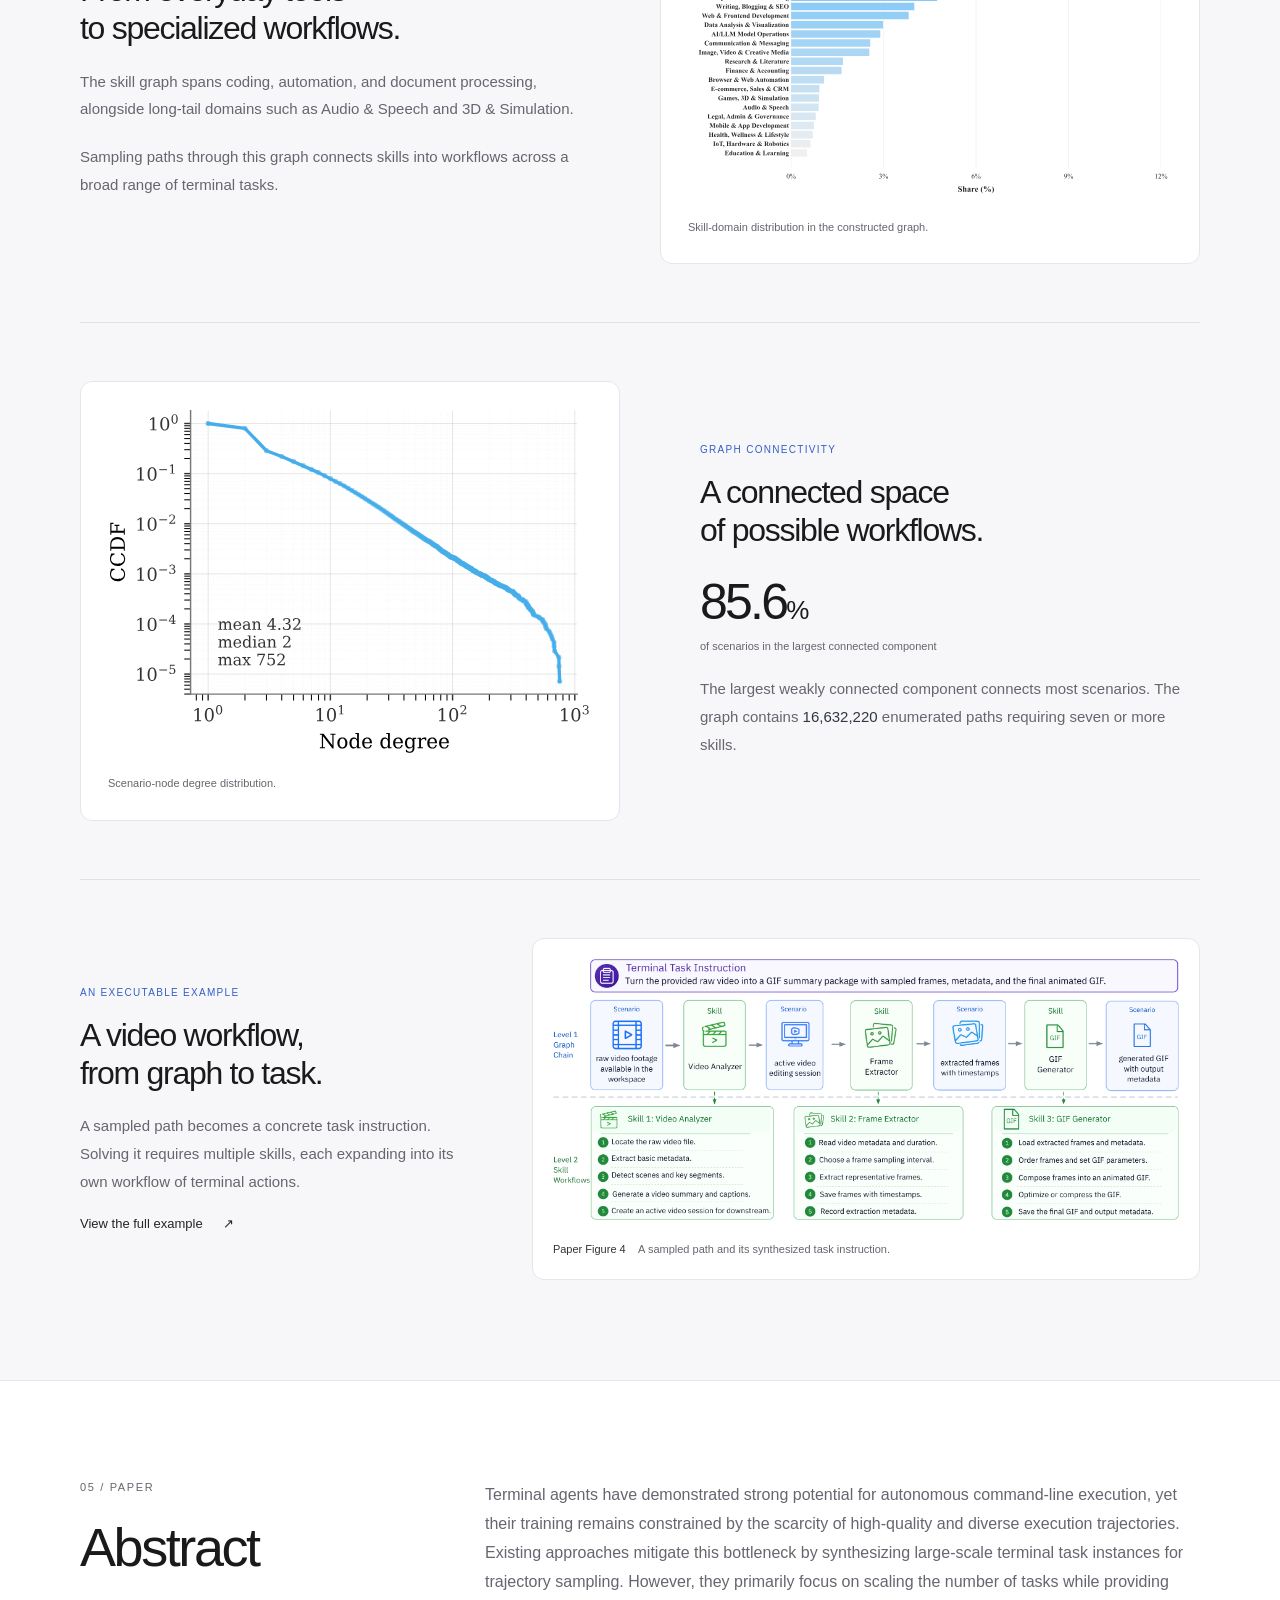
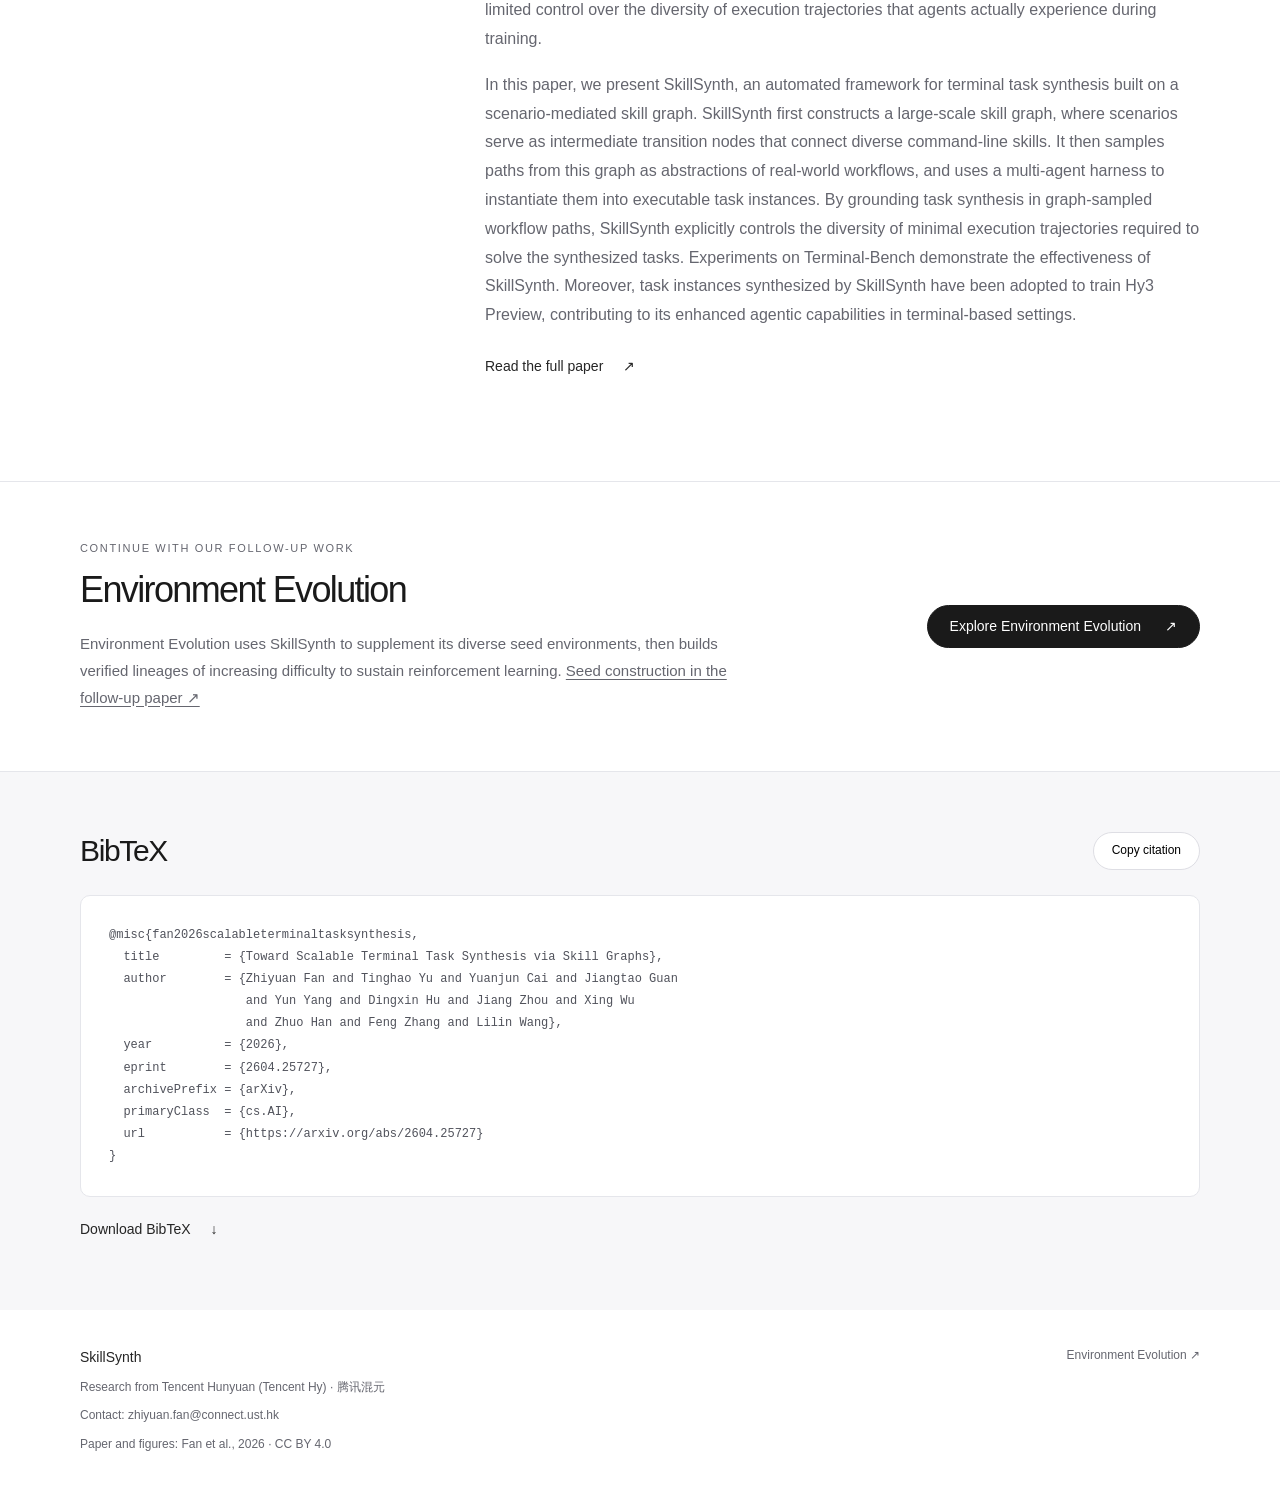
<file: skillsynth/index.html>
<!doctype html>
<html lang="en">
<head>
  <meta charset="utf-8">
  <meta name="viewport" content="width=device-width, initial-scale=1">
  <meta name="color-scheme" content="light">
  <title>SkillSynth: Terminal Task Synthesis | Tencent Hunyuan</title>
  <meta name="description" content="SkillSynth by Tencent Hunyuan (Tencent Hy) scales terminal task synthesis with skill graphs, providing diverse seed environments for Environment Evolution.">
  <meta property="og:title" content="SkillSynth: Terminal Task Synthesis | Tencent Hunyuan">
  <meta property="og:description" content="SkillSynth by Tencent Hunyuan (Tencent Hy) scales terminal task synthesis with skill graphs, providing diverse seed environments for Environment Evolution.">
  <meta property="og:type" content="website">
  <meta property="og:url" content="https://environment-evolution.github.io/skillsynth/">
  <meta property="og:site_name" content="Environment Evolution &amp; SkillSynth">
  <meta property="og:locale" content="en_US">
  <meta property="og:image" content="https://environment-evolution.github.io/assets/social/skillsynth.png?v=2">
  <meta property="og:image:alt" content="SkillSynth — geometric skill graph with a highlighted compositional path">
  <meta property="og:image:type" content="image/png">
  <meta property="og:image:width" content="1200">
  <meta property="og:image:height" content="630">
  <meta name="twitter:card" content="summary_large_image">
  <meta name="twitter:title" content="SkillSynth: Terminal Task Synthesis | Tencent Hunyuan">
  <meta name="twitter:description" content="SkillSynth by Tencent Hunyuan (Tencent Hy) scales terminal task synthesis with skill graphs, providing diverse seed environments for Environment Evolution.">
  <meta name="twitter:image" content="https://environment-evolution.github.io/assets/social/skillsynth.png?v=2">
  <meta name="twitter:image:alt" content="SkillSynth — geometric skill graph with a highlighted compositional path">
  <meta name="citation_title" content="Toward Scalable Terminal Task Synthesis via Skill Graphs">
  <meta name="citation_author" content="Zhiyuan Fan">
  <meta name="citation_author" content="Tinghao Yu">
  <meta name="citation_author" content="Yuanjun Cai">
  <meta name="citation_author" content="Jiangtao Guan">
  <meta name="citation_author" content="Yun Yang">
  <meta name="citation_author" content="Dingxin Hu">
  <meta name="citation_author" content="Jiang Zhou">
  <meta name="citation_author" content="Xing Wu">
  <meta name="citation_author" content="Zhuo Han">
  <meta name="citation_author" content="Feng Zhang">
  <meta name="citation_author" content="Lilin Wang">
  <meta name="citation_publication_date" content="2026/04/28">
  <meta name="citation_pdf_url" content="https://arxiv.org/pdf/2604.25727">
  <script type="application/ld+json">
{
  "@context": "https://schema.org",
  "@graph": [
    {
      "@type": "Organization",
      "@id": "https://environment-evolution.github.io/#hunyuan-team",
      "name": "Hunyuan Team, Tencent",
      "alternateName": [
        "Tencent Hunyuan",
        "Tencent Hy",
        "HY",
        "腾讯混元",
        "混元"
      ],
      "url": "https://hy.tencent.ai/",
      "logo": "https://environment-evolution.github.io/assets/hy-logo.png",
      "parentOrganization": {
        "@type": "Organization",
        "name": "Tencent",
        "url": "https://www.tencent.com/"
      }
    },
    {
      "@type": "WebSite",
      "@id": "https://environment-evolution.github.io/#website",
      "url": "https://environment-evolution.github.io/",
      "name": "Environment Evolution & SkillSynth",
      "inLanguage": "en"
    },
    {
      "@type": "WebPage",
      "@id": "https://environment-evolution.github.io/skillsynth/#webpage",
      "url": "https://environment-evolution.github.io/skillsynth/",
      "name": "SkillSynth: Terminal Task Synthesis | Tencent Hunyuan",
      "description": "SkillSynth by Tencent Hunyuan (Tencent Hy) scales terminal task synthesis with skill graphs, providing diverse seed environments for Environment Evolution.",
      "inLanguage": "en",
      "isPartOf": {
        "@id": "https://environment-evolution.github.io/#website"
      },
      "mainEntity": {
        "@id": "https://environment-evolution.github.io/skillsynth/#paper"
      },
      "relatedLink": [
        "https://environment-evolution.github.io/",
        "https://arxiv.org/html/2604.25727v1"
      ]
    },
    {
      "@type": "ScholarlyArticle",
      "@id": "https://environment-evolution.github.io/skillsynth/#paper",
      "headline": "Toward Scalable Terminal Task Synthesis via Skill Graphs",
      "name": "Toward Scalable Terminal Task Synthesis via Skill Graphs",
      "url": "https://environment-evolution.github.io/skillsynth/",
      "sameAs": "https://arxiv.org/abs/2604.25727",
      "identifier": "arXiv:2604.25727",
      "datePublished": "2026-04-28",
      "author": [
        {
          "@type": "Person",
          "name": "Zhiyuan Fan"
        },
        {
          "@type": "Person",
          "name": "Tinghao Yu"
        },
        {
          "@type": "Person",
          "name": "Yuanjun Cai"
        },
        {
          "@type": "Person",
          "name": "Jiangtao Guan"
        },
        {
          "@type": "Person",
          "name": "Yun Yang"
        },
        {
          "@type": "Person",
          "name": "Dingxin Hu"
        },
        {
          "@type": "Person",
          "name": "Jiang Zhou"
        },
        {
          "@type": "Person",
          "name": "Xing Wu"
        },
        {
          "@type": "Person",
          "name": "Zhuo Han"
        },
        {
          "@type": "Person",
          "name": "Feng Zhang"
        },
        {
          "@type": "Person",
          "name": "Lilin Wang"
        }
      ],
      "sourceOrganization": {
        "@id": "https://environment-evolution.github.io/#hunyuan-team"
      },
      "inLanguage": "en",
      "description": "SkillSynth by Tencent Hunyuan (Tencent Hy) scales terminal task synthesis with skill graphs, providing diverse seed environments for Environment Evolution.",
      "keywords": [
        "Terminal agents",
        "Terminal task synthesis",
        "Skill graphs",
        "Environment scaling",
        "Environment evolution"
      ],
      "about": [
        {
          "@type": "Thing",
          "name": "Terminal agents"
        },
        {
          "@type": "Thing",
          "name": "Terminal task synthesis"
        },
        {
          "@type": "Thing",
          "name": "Skill graphs"
        },
        {
          "@type": "Thing",
          "name": "Environment scaling"
        },
        {
          "@type": "Thing",
          "name": "Environment evolution"
        }
      ],
      "encoding": {
        "@type": "MediaObject",
        "encodingFormat": "application/pdf",
        "contentUrl": "https://arxiv.org/pdf/2604.25727"
      },
      "license": "https://creativecommons.org/licenses/by/4.0/",
      "mainEntityOfPage": {
        "@id": "https://environment-evolution.github.io/skillsynth/#webpage"
      },
      "image": {
        "@type": "ImageObject",
        "url": "https://environment-evolution.github.io/assets/social/skillsynth.png?v=2",
        "width": 1200,
        "height": 630,
        "caption": "SkillSynth — geometric skill graph with a highlighted compositional path"
      }
    }
  ]
}
  </script>
  <link rel="alternate" type="application/x-bibtex" href="citation.bib" title="BibTeX citation">
  <link rel="canonical" href="https://environment-evolution.github.io/skillsynth/">
  <link rel="stylesheet" href="../styles.css">
  <link rel="stylesheet" href="styles.css">
  <script src="graph.js" defer></script>
  <script src="../site.js" defer></script>
</head>
<body>
  <a class="skip-link" href="#overview">Skip to content</a>
  <header class="site-header"><div class="header-inner">
    <a class="brand" href="https://hy.tencent.ai/" aria-label="Tencent Hy home"><img src="../assets/hy-logo.png" alt="Tencent Hy" width="534" height="96"></a>
    <nav aria-label="Main navigation"><a href="#overview">Overview</a><a href="#method">Method</a><a href="#results">Results</a><a href="../">Environment Evolution</a><a class="nav-paper" href="https://arxiv.org/abs/2604.25727">Paper <span aria-hidden="true">↗</span></a></nav>
  </div></header>
  <main>
    <section class="hero" aria-labelledby="paper-title">
      <canvas class="skill-graph-art" aria-hidden="true"></canvas>
      <div class="hero-content">
        <p class="eyebrow">HUNYUAN RESEARCH · APRIL 2026</p>
        <h1 id="paper-title">SkillSynth <span>Toward Scalable Terminal Task Synthesis <br>via Skill Graphs</span></h1>
        <p class="authors"><span>Zhiyuan Fan,</span> <span>Tinghao Yu,</span> <span>Yuanjun Cai,</span> <span>Jiangtao Guan,</span> <span>Yun Yang,</span> <span>Dingxin Hu,</span> <span>Jiang Zhou,</span> <span>Xing Wu,</span> <span>Zhuo Han,</span> <span>Feng Zhang,</span> <span>Lilin Wang</span></p>
        <p class="affiliation">Hunyuan Team, Tencent</p>
        <div class="hero-actions"><a class="button primary" href="https://arxiv.org/abs/2604.25727">Read the paper <span aria-hidden="true">↗</span></a><a class="button" href="https://arxiv.org/pdf/2604.25727">PDF <span aria-hidden="true">↗</span></a></div>
      </div>
      <a class="explore" href="#overview">Explore the research <span aria-hidden="true">↓</span></a>
    </section>

    <section class="section" id="overview" aria-labelledby="overview-title">
      <div class="section-heading"><p class="eyebrow">01 / OVERVIEW</p><h2 id="overview-title">Diverse workflows. <br>Executable terminal tasks.</h2></div>
      <div class="intro-grid"><p class="lead">Scenarios connect skills. <br>Paths become tasks.</p><div class="prose"><p id="research-summary">SkillSynth is a terminal task synthesis framework from the Hunyuan Team at Tencent (Tencent Hy). It samples workflows from a scenario-mediated skill graph and uses a multi-agent harness to build, verify, and repair diverse executable tasks for training terminal agents.</p><p>In the skill graph, scenarios form the nodes and real terminal skills connect them as directed transitions. Sampling paths from this graph yields coherent workflows with diverse scenario–skill combinations.</p><p>A multi-agent harness turns each workflow into an executable task, then verifies and repairs it. The resulting tasks support trajectory collection for training terminal agents.</p></div></div>
      <dl class="highlights">
        <div>
          <dt>Usable task instances</dt>
          <dd class="metric">3,560</dd>
          <dd class="metric-context">From one fully automated run</dd>
        </div>
        <div>
          <dt>Oracle pass rate</dt>
          <dd class="metric">95.7<span>%</span></dd>
          <dd class="metric-context">Across 3,721 sampled paths</dd>
        </div>
        <div>
          <dt>Scenario–skill coverage</dt>
          <dd class="metric">+31<span>%</span></dd>
          <dd class="metric-context">Over single-skill synthesis</dd>
        </div>
      </dl><figure class="paper-figure"><button type="button" data-image-src="assets/figures/main_v3.png" aria-haspopup="dialog" aria-label="Preview paper Figure 2" class="figure-preview"><img src="assets/figures/main_v3.png" alt="SkillSynth overview: sample a compositional workflow from a skill graph, instantiate it with a multi-agent harness, and verify the resulting executable terminal task." width="2040" height="778" loading="lazy"></button><figcaption><span>Paper Figure 2</span> From a sampled scenario–skill path to an executable task instance with dual verification.</figcaption></figure>
    </section>

    <section class="band" id="method" aria-labelledby="method-title"><div class="section">
      <div class="section-heading"><p class="eyebrow">02 / METHOD</p><h2 id="method-title">Build the graph. <br>Sample paths. Synthesize tasks.</h2><p class="section-intro">A directed path specifies which skills to apply and the intermediate scenarios they traverse.</p></div>
      <div class="directions">
        <article><div class="sequence" aria-hidden="true"><i></i><b></b><i class="scenario-node"></i><b></b><i></i></div><span class="card-index">01</span><h3>Construct the skill graph</h3><p>Collect terminal skills, infer preconditions and postconditions, and align compatible scenarios to connect skills into a graph.</p></article>
        <article><div class="sequence" aria-hidden="true"><i></i><b class="skill-edge"></b><i></i><b class="skill-edge"></b><i></i></div><span class="card-index">02</span><h3>Sample diverse workflows</h3><p>Favor less-visited scenarios and less-used skills. Retain unique paths of one to seven skills without revisiting a scenario or skill within a path.</p></article>
        <article><div class="sequence" aria-hidden="true"><i class="added"></i><b></b><i class="added"></i><b></b><i class="added"></i></div><span class="card-index">03</span><h3>Synthesize and verify</h3><p>A planner designs the task; a constructor implements it. Execution and rubric checks return feedback for iterative repair.</p></article>
      </div>
      <div class="graph-layout">
        <figure class="paper-figure white"><button type="button" data-image-src="assets/figures/Building_Graph.svg" aria-haspopup="dialog" aria-label="Preview paper Figure 3" class="figure-preview"><img src="assets/figures/Building_Graph.svg" alt="Skill graph construction: skill filtering, scenario inference, deduplication, cross-skill alignment, and scenario merging and filtering." width="1644" height="588" loading="lazy"></button><figcaption><span>Paper Figure 3</span> Connecting skills through compatible scenarios.</figcaption></figure>
        <div class="graph-stats"><div><strong>82,073</strong><span>Scenarios</span></div><div><strong>57,214</strong><span>Filtered skills</span></div><div><strong>185,529</strong><span>Verified bridges</span></div></div>
      </div>
      <div class="two-columns"><article><span class="small-label">EXECUTION-BASED VERIFICATION</span><h3>Check solvability</h3><p>Run the oracle solution and verification scripts inside the task container. A successful execution confirms that the task can be solved.</p></article><article><span class="small-label">RUBRIC-BASED VERIFICATION</span><h3>Check task quality</h3><p>Check instruction–test alignment and instruction self-containedness. Failed checks return diagnostic feedback to the constructor for repair.</p></article></div>
      <p class="method-note">The harness permits up to three repair cycles, with at most 20 tool calls per cycle. Interactive repair recovers 721 task instances that failed in the first round.</p>
    </div></section>

    <section class="section" id="results" aria-labelledby="results-title">
      <div class="section-heading"><p class="eyebrow">03 / RESULTS</p><h2 id="results-title">Better coverage. <br>Stronger terminal performance.</h2><p class="section-intro">Supervised fine-tuning on SkillSynth trajectories improves terminal capabilities across the Qwen3 dense model family.</p></div>
      <div class="table-wrap"><table><caption>Terminal-Bench accuracy (%)</caption><thead><tr><th scope="col">Model</th><th scope="col">Terminal-Bench 1.0</th><th scope="col">Terminal-Bench 2.0</th></tr></thead><tbody><tr><th scope="row">Qwen3-8B + SkillSynth</th><td>17.1 ± 1.8</td><td>13.5 ± 2.8</td></tr><tr><th scope="row">Qwen3-14B + SkillSynth</th><td>22.9 ± 1.8</td><td>19.9 ± 1.6</td></tr><tr class="our-result"><th scope="row">Qwen3-32B + SkillSynth</th><td>33.8 ± 3.1</td><td>29.6 ± 1.6</td></tr></tbody></table></div>
      <p id="evaluation-protocol" class="result-note"><a class="source-link" href="https://arxiv.org/html/2604.25727v1#S4.T3">Paper, Table 3 ↗</a> · Mean accuracy over three independent runs with 95% confidence intervals, using the Terminus 2 scaffold on Terminal-Bench 1.0 and 2.0.</p>
      <div class="method-heading"><h3>Graph-guided synthesis matters.</h3><p>Using the same multi-agent harness, SkillSynth outperforms single-skill seeds and randomly composed multi-skill seeds.</p></div>
      <div class="table-wrap ablation-table"><table><caption>Synthesis strategy ablation · Qwen3-32B</caption><thead><tr><th scope="col">Synthesis strategy</th><th scope="col">Terminal-Bench 1.0</th><th scope="col">Terminal-Bench 2.0</th></tr></thead><tbody><tr><th scope="row">Single-skill</th><td>25.4 ± 1.8</td><td>21.3 ± 2.8</td></tr><tr><th scope="row">Multi-skill</th><td>30.8 ± 1.8</td><td>25.8 ± 2.8</td></tr><tr class="our-result"><th scope="row">SkillSynth <span>(Ours)</span></th><td>33.8 ± 3.1</td><td>29.6 ± 1.6</td></tr></tbody></table></div>
      <p class="result-note"><a class="source-link" href="https://arxiv.org/html/2604.25727v1#S4.T4">Paper, Table 4 ↗</a> · SkillSynth improves accuracy by 8.4 and 8.3 points over single-skill synthesis, and by 3.0 and 3.8 points over multi-skill synthesis on Terminal-Bench 1.0 and 2.0.</p>
      <div class="adoption-note"><p>Task instances synthesized by SkillSynth have also been adopted to train <strong>Hy3 Preview</strong>, contributing to its terminal agent capabilities.</p></div>
    </section>

    <section class="band" aria-labelledby="diversity-title"><div class="section">
      <div class="section-heading"><p class="eyebrow">04 / DIVERSITY</p><h2 id="diversity-title">Cover the scenarios. <br>Connect the skills.</h2><p class="section-intro">SkillSynth trajectories achieve 31% higher unique scenario–skill coverage than single-skill baselines and 19% higher than randomly composed multi-skill baselines.</p></div>
      <article class="figure-story" id="trajectory-diversity" aria-labelledby="coverage-title">
        <figure class="story-figure"><button type="button" data-image-src="assets/figures/diversity_three_metric_groups.svg" aria-haspopup="dialog" aria-label="Preview paper Figure 1" class="figure-preview"><img src="assets/figures/diversity_three_metric_groups.svg" alt="Comparison of unique scenarios, skills, and scenario–skill pairs across task synthesis strategies, showing higher trajectory diversity with SkillSynth." width="774" height="633" loading="lazy"></button><figcaption><span>Paper Figure 1</span> Diversity of synthesized trajectories.</figcaption></figure>
        <div class="story-copy"><p class="small-label">TRAJECTORY DIVERSITY</p><h3 id="coverage-title">Broader coverage of <br>scenarios and skills.</h3><p>Graph-guided synthesis gives agents a wider range of scenario–skill combinations to learn from.</p><div class="story-metrics"><div><strong>+31<span>%</span></strong><span>vs. single-skill synthesis</span></div><div><strong>+19<span>%</span></strong><span>vs. multi-skill synthesis</span></div></div><p class="story-note">Unique scenario–skill coverage, averaged over three samples of 1,000 trajectories per dataset.</p></div>
      </article>
      <article class="figure-story image-right" id="domain-coverage" aria-labelledby="domains-title">
        <figure class="story-figure"><button type="button" data-image-src="assets/figures/category_distribution_sorted_bar_gradient.svg" aria-haspopup="dialog" aria-label="Open skill domain distribution at full size" class="figure-preview"><img src="assets/figures/category_distribution_sorted_bar_gradient.svg" alt="Distribution of skills across domains in the SkillSynth graph." width="1398" height="849" loading="lazy"></button><figcaption>Skill-domain distribution in the constructed graph.</figcaption></figure>
        <div class="story-copy"><p class="small-label">DOMAIN COVERAGE</p><h3 id="domains-title">From everyday tools <br>to specialized workflows.</h3><p>The skill graph spans coding, automation, and document processing, alongside long-tail domains such as Audio &amp; Speech and 3D &amp; Simulation.</p><p>Sampling paths through this graph connects skills into workflows across a broad range of terminal tasks.</p></div>
      </article>
      <article class="figure-story" id="graph-connectivity" aria-labelledby="connectivity-title">
        <figure class="story-figure"><button type="button" data-image-src="assets/figures/degree_final.svg" aria-haspopup="dialog" aria-label="Open scenario degree distribution at full size" class="figure-preview"><img src="assets/figures/degree_final.svg" alt="Scenario node degree distribution in the constructed skill graph." width="741" height="531" loading="lazy"></button><figcaption>Scenario-node degree distribution.</figcaption></figure>
        <div class="story-copy"><p class="small-label">GRAPH CONNECTIVITY</p><h3 id="connectivity-title">A connected space <br>of possible workflows.</h3><div class="story-metrics"><div><strong>85.6<span>%</span></strong><span>of scenarios in the largest connected component</span></div></div><p>The largest weakly connected component connects most scenarios. The graph contains <strong>16,632,220</strong> enumerated paths requiring seven or more skills.</p></div>
      </article>
      <article class="figure-story image-right example-story" aria-labelledby="example-title">
        <figure class="story-figure"><button type="button" data-image-src="assets/figures/Example.png" aria-haspopup="dialog" aria-label="Preview paper Figure 4" class="figure-preview"><img src="assets/figures/Example.png" alt="An example skill-graph path in the video domain and the corresponding synthesized task instruction, requiring multiple skills in sequence." width="2028" height="847" loading="lazy"></button><figcaption><span>Paper Figure 4</span> A sampled path and its synthesized task instruction.</figcaption></figure>
        <div class="story-copy"><p class="small-label">AN EXECUTABLE EXAMPLE</p><h3 id="example-title">A video workflow, <br>from graph to task.</h3><p>A sampled path becomes a concrete task instruction. Solving it requires multiple skills, each expanding into its own workflow of terminal actions.</p><button type="button" data-image-src="assets/figures/Example.png" aria-haspopup="dialog" class="text-link figure-preview-link">View the full example <span aria-hidden="true">↗</span></button></div>
      </article>
    </div></section>

    <section id="abstract" class="section abstract-section" aria-labelledby="abstract-title"><div class="section-heading"><p class="eyebrow">05 / PAPER</p><h2 id="abstract-title">Abstract</h2></div><div class="abstract-text"><p>Terminal agents have demonstrated strong potential for autonomous command-line execution, yet their training remains constrained by the scarcity of high-quality and diverse execution trajectories. Existing approaches mitigate this bottleneck by synthesizing large-scale terminal task instances for trajectory sampling. However, they primarily focus on scaling the number of tasks while providing limited control over the diversity of execution trajectories that agents actually experience during training.</p><p>In this paper, we present SkillSynth, an automated framework for terminal task synthesis built on a scenario-mediated skill graph. SkillSynth first constructs a large-scale skill graph, where scenarios serve as intermediate transition nodes that connect diverse command-line skills. It then samples paths from this graph as abstractions of real-world workflows, and uses a multi-agent harness to instantiate them into executable task instances. By grounding task synthesis in graph-sampled workflow paths, SkillSynth explicitly controls the diversity of minimal execution trajectories required to solve the synthesized tasks. Experiments on Terminal-Bench demonstrate the effectiveness of SkillSynth. Moreover, task instances synthesized by SkillSynth have been adopted to train Hy3 Preview, contributing to its enhanced agentic capabilities in terminal-based settings.</p><a class="text-link" href="https://arxiv.org/html/2604.25727v1">Read the full paper <span aria-hidden="true">↗</span></a></div></section>

    <section id="related-research" class="followup-band" aria-labelledby="followup-title"><div class="section"><div><p class="eyebrow">CONTINUE WITH OUR FOLLOW-UP WORK</p><h2 id="followup-title">Environment Evolution</h2><p>Environment Evolution uses SkillSynth to supplement its diverse seed environments, then builds verified lineages of increasing difficulty to sustain reinforcement learning. <a class="source-link" href="https://arxiv.org/html/2609.04128v1#S5.SS1">Seed construction in the follow-up paper ↗</a></p></div><a class="button primary" href="../">Explore Environment Evolution <span aria-hidden="true">↗</span></a></div></section>

    <section class="citation-band" id="citation" aria-labelledby="citation-title"><div class="section"><div class="citation-heading"><h2 id="citation-title">BibTeX</h2><button type="button" class="button copy-button" id="copy-citation">Copy citation</button></div><pre tabindex="0" aria-label="BibTeX citation"><code id="bibtex">@misc{fan2026scalableterminaltasksynthesis,
  title         = {Toward Scalable Terminal Task Synthesis via Skill Graphs},
  author        = {Zhiyuan Fan and Tinghao Yu and Yuanjun Cai and Jiangtao Guan
                   and Yun Yang and Dingxin Hu and Jiang Zhou and Xing Wu
                   and Zhuo Han and Feng Zhang and Lilin Wang},
  year          = {2026},
  eprint        = {2604.25727},
  archivePrefix = {arXiv},
  primaryClass  = {cs.AI},
  url           = {https://arxiv.org/abs/2604.25727}
}</code></pre><a class="text-link" href="citation.bib" download>Download BibTeX <span aria-hidden="true">↓</span></a><p class="copy-status" id="copy-status" role="status" aria-live="polite"></p></div></section>
  </main>
  <footer class="site-footer"><div><span>SkillSynth</span><p>Research from <a href="https://hy.tencent.ai/">Tencent Hunyuan (Tencent Hy) · <span lang="zh-CN">腾讯混元</span></a></p><p>Contact: <a href="mailto:zhiyuan.fan@connect.ust.hk">zhiyuan.fan@connect.ust.hk</a></p><p>Paper and figures: <a href="https://arxiv.org/abs/2604.25727">Fan et al., 2026</a> · <a href="https://creativecommons.org/licenses/by/4.0/">CC BY 4.0</a></p></div><a href="../">Environment Evolution ↗</a></footer>
</body>
</html>
</file>
<file: styles.css>
:root{font-family:Inter,-apple-system,BlinkMacSystemFont,"Segoe UI",Helvetica,Arial,sans-serif;color:#1a1a1a;background:#fff;font-synthesis:none;-webkit-font-smoothing:antialiased;text-rendering:optimizeLegibility;--muted:#65666f;--line:#e5e6eb;--paper:#f7f7f9;--blue:#345fc8}
*{box-sizing:border-box}html{scroll-behavior:smooth;scroll-padding-top:88px}body{margin:0}a{color:inherit;text-decoration:none}button{font:inherit;cursor:pointer}button,a{-webkit-tap-highlight-color:transparent}a:focus-visible,button:focus-visible,[tabindex]:focus-visible{outline:2px solid var(--blue);outline-offset:5px}img{display:block;max-width:100%;height:auto}figure,p{margin:0}h1,h2,h3{margin:0;font-weight:500}h2{font-size:clamp(34px,4.3vw,54px);line-height:1.13;letter-spacing:-.045em}h3{font-size:22px;line-height:1.3;letter-spacing:-.025em}[hidden]{display:none!important}.skip-link{position:fixed;left:16px;top:-80px;padding:12px 20px;background:#fff;z-index:100}.skip-link:focus{top:12px}
.site-header{position:sticky;top:0;z-index:20;background:rgba(247,247,249,.93);backdrop-filter:blur(16px);border-bottom:1px solid var(--line)}.header-inner{max-width:1280px;margin:auto;padding:18px 40px;display:flex;align-items:center;justify-content:space-between;gap:24px}.brand img{width:134px}.header-inner nav{display:flex;align-items:center;gap:30px;font-size:13px}.header-inner nav a:hover{color:var(--blue)}.nav-paper{border:1px solid #d8d9de;border-radius:30px;padding:8px 17px}.nav-paper span{margin-left:12px}
.hero{position:relative;isolation:isolate;overflow:hidden;min-height:740px;min-height:min(820px,calc(100svh - 69px));display:grid;place-items:center;background:var(--paper);padding:95px 24px 110px;text-align:center}.evolution-art{position:absolute;inset:0;z-index:-1;width:100%;height:100%;pointer-events:none;mask-image:radial-gradient(ellipse 35% 30% at 50% 42%,transparent 12%,#000 100%)}.hero-content{max-width:1120px;animation:arrive 1.2s ease-out both}.eyebrow{font-size:11px;letter-spacing:.15em;font-weight:500;color:var(--muted);margin-bottom:24px}.hero .eyebrow{margin-bottom:27px}h1{font-size:clamp(46px,6.8vw,88px);line-height:1.08;letter-spacing:-.06em}h1>span{display:block;font-size:clamp(30px,3.3vw,43px);line-height:1.3;font-weight:400;letter-spacing:-.03em;margin-top:17px}.authors{display:flex;justify-content:center;flex-wrap:wrap;gap:9px 22px;max-width:850px;margin:37px auto 0;font-size:15px;line-height:1.5;color:#464750}.authors span{white-space:nowrap}.affiliation{margin-top:17px;color:var(--muted);font-size:14px}.hero-actions{display:flex;justify-content:center;gap:10px;margin-top:32px}.button{display:inline-flex;align-items:center;justify-content:center;gap:24px;min-height:43px;padding:11px 22px;border:1px solid #dedee4;border-radius:28px;background:#fff;font-size:14px;line-height:1.3;transition:background .2s,transform .2s}.button:hover{background:#ededf2;transform:translateY(-1px)}.button.primary{background:#1a1a1a;color:#fff;border-color:#1a1a1a}.button.primary:hover{background:#373737}.explore{position:absolute;bottom:30px;font-size:12px;color:var(--muted);display:flex;gap:16px;align-items:center}
.section{width:min(1120px,calc(100% - 80px));margin:0 auto;padding:100px 0}.section-heading{margin-bottom:48px}.section-intro{max-width:680px;font-size:17px;line-height:1.75;color:var(--muted);margin-top:25px}.intro-grid{display:grid;grid-template-columns:1fr 1.25fr;gap:72px}.lead{font-size:24px;line-height:1.5;letter-spacing:-.025em}.prose,.two-columns p,.scheduler-rule,.abstract-text{color:var(--muted);font-size:16px;line-height:1.8}.prose p+p,.abstract-text p+p{margin-top:17px}.highlights{display:grid;grid-template-columns:repeat(3,1fr);gap:40px;margin:58px 0;border-top:1px solid var(--line);border-bottom:1px solid var(--line);padding:38px 0}.metric{display:block;font-size:60px;line-height:1.1;letter-spacing:-.06em;font-weight:500;margin-bottom:15px}.metric>span{font-size:22px;letter-spacing:-.02em}.highlights dt{font-size:16px;margin-bottom:7px}.highlights .metric-context{font-size:13px;color:var(--muted)}.paper-figure{margin-top:38px}.paper-figure>.figure-preview{display:block;padding:20px 0}.paper-figure img{width:100%}figcaption{font-size:12px;line-height:1.7;color:var(--muted);margin-top:20px;max-width:940px}figcaption>span{color:#333;font-weight:500;margin-right:10px}.white{padding:28px;background:#fff;border:1px solid var(--line);border-radius:12px}.white>.figure-preview{padding:0}.band{background:var(--paper);border-block:1px solid var(--line)}
.directions{display:grid;grid-template-columns:repeat(3,1fr);gap:20px}.directions article{position:relative;padding:32px 28px;background:#fff;border:1px solid var(--line);border-radius:12px}.card-index{position:absolute;right:24px;top:28px;color:#999;font-family:ui-monospace,monospace;font-size:11px}.directions p{font-size:15px;line-height:1.75;color:var(--muted);margin-top:14px}.sequence{display:flex;align-items:center;width:140px;height:44px;margin:12px 0 31px}.sequence i{width:14px;height:14px;border:1px solid #adb5c5;border-radius:50%;flex-shrink:0;background:#fff}.sequence b{height:1px;flex:1;background:#c8ced9}.sequence .added{background:#e3eafa;border-color:var(--blue);width:19px;height:19px}.sequence .scenario-node{border-color:var(--blue);border-radius:3px;transform:rotate(45deg)}.sequence .skill-edge{background:var(--blue);height:3px}.method-heading{margin-top:76px}.method-heading h3{font-size:30px}.method-heading p{margin-top:14px;color:var(--muted);line-height:1.7}.two-columns{display:grid;grid-template-columns:1fr 1fr;gap:60px;margin-top:42px}.small-label{font-size:10px;color:var(--blue);letter-spacing:.13em;display:block;margin-bottom:12px}.two-columns h3{margin-bottom:14px}.method-note{font-size:13px;line-height:1.7;color:var(--muted);margin-top:30px;padding-top:24px;border-top:1px solid var(--line)}
.lineage{display:flex;align-items:center;justify-content:space-between;gap:20px;padding:24px 0 42px}.lineage>div{width:180px;border:1px solid var(--line);border-radius:12px;text-align:center;padding:28px 14px;background:var(--paper)}.lineage div>span{display:block;font-size:10px;letter-spacing:.08em;color:var(--muted)}.lineage strong{display:block;font-family:Georgia,serif;font-weight:400;font-size:42px;margin-top:14px}.lineage .active-generation{border-color:#b5c5ed;background:#f2f5fc}.lineage-arrow{font-size:24px;color:#b4bac6}.scheduler-rule{display:grid;grid-template-columns:1fr 1fr;gap:60px;border-top:1px solid var(--line);padding-top:30px}.scheduler-rule strong{font-weight:500;color:#292929}
.table-wrap{overflow-x:auto;border:1px solid var(--line);border-radius:12px;background:#fff}table{border-collapse:collapse;width:100%;text-align:left;font-size:15px}caption{text-align:left;padding:24px;font-size:17px;font-weight:500}th,td{padding:20px 24px;border-top:1px solid var(--line)}thead th{font-size:12px;color:var(--muted);font-weight:400}tbody th{font-weight:400}td{font-variant-numeric:tabular-nums}th:not(:first-child),td{text-align:right}.our-result{background:#edf2fc}.our-result th,.our-result td{font-weight:600}.our-result th>span{display:inline-block;font-size:10px;border:1px solid #bccbef;color:var(--blue);border-radius:5px;padding:3px 6px;margin-left:9px;vertical-align:middle}.result-note{font-size:12px;color:var(--muted);line-height:1.7;margin-top:17px;max-width:800px}.analysis-heading{margin-top:64px;margin-bottom:25px;font-size:27px}.tabs{display:flex;gap:4px;border-bottom:1px solid #d7dae2;overflow-x:auto}.tabs button{white-space:nowrap;background:none;border:0;border-bottom:2px solid transparent;padding:15px 19px;color:var(--muted);font-size:13px}.tabs button[aria-selected=true]{border-color:#1a1a1a;color:#1a1a1a}.tabs button:hover{color:var(--blue)}.analysis-panel{background:#fff;border:1px solid var(--line);border-top:0;padding:32px;border-radius:0 0 12px 12px}.analysis-panel>p{max-width:880px;font-size:15px;line-height:1.8;color:var(--muted);margin-bottom:28px}.analysis-panel img{width:100%}.abstract-section{display:grid;grid-template-columns:1fr 2.2fr;gap:80px}.abstract-text{font-size:16px}.text-link{display:inline-flex;gap:20px;color:#252525;margin-top:24px;font-size:14px}.text-link:hover{text-decoration:underline}.citation-band{background:var(--paper);border-top:1px solid var(--line)}.citation-band .section{padding:60px 0 42px}.citation-heading{display:flex;align-items:center;justify-content:space-between;gap:20px;margin-bottom:25px}.citation-heading h2{font-size:30px}.copy-button{font-size:12px;min-height:38px;padding:10px 18px}pre{margin:0;padding:28px;background:#fff;border:1px solid var(--line);border-radius:10px;white-space:pre-wrap;overflow-wrap:anywhere;font-size:12px;line-height:1.85;color:#50525b}code{font-family:ui-monospace,SFMono-Regular,Menlo,Consolas,monospace}.copy-status{min-height:20px;font-size:12px;color:var(--muted);margin-top:10px}.site-footer{max-width:1200px;margin:auto;padding:35px 40px;display:flex;justify-content:space-between;gap:25px;color:var(--muted);font-size:12px;line-height:1.8}.site-footer>div>span{font-size:14px;color:#252525}.site-footer p{margin-top:7px}.site-footer a:hover{text-decoration:underline}.site-footer>a{white-space:nowrap}
.prior-work{display:flex;align-items:center;justify-content:space-between;gap:32px;margin-bottom:32px;padding:26px 28px;border:1px solid var(--line);border-radius:12px;background:#fff}.prior-work>div{max-width:760px}.prior-work h3{font-size:20px}.prior-work p{margin-top:10px;color:var(--muted);font-size:14px;line-height:1.75}.prior-work .button{flex-shrink:0}.prior-work .small-label{margin-bottom:10px}
@media(max-width:600px){.prior-work{align-items:flex-start;flex-direction:column;gap:20px;padding:23px}.prior-work h3{font-size:20px}.prior-work p{font-size:14px}}
@keyframes arrive{from{opacity:0;transform:translateY(12px)}to{opacity:1;transform:translateY(0)}}
@media(min-width:1600px){.hero{min-height:790px}}
@media(max-width:900px){.header-inner{padding-inline:24px}.header-inner nav{gap:18px}.section{width:calc(100% - 48px);padding:75px 0}.hero{min-height:720px}.intro-grid{gap:35px}.directions{gap:12px}.directions article{padding:28px 20px}.directions h3{font-size:20px}.sequence{width:110px}.two-columns,.scheduler-rule{gap:35px}.abstract-section{gap:35px;grid-template-columns:1fr 2fr}.lineage{gap:12px}.lineage>div{width:150px}.metric{font-size:50px}}
@media(max-width:600px){html{scroll-padding-top:78px}.header-inner{padding:16px 20px}.brand img{width:120px}.header-inner nav>a:not(.nav-paper){display:none}.nav-paper{font-size:12px;padding:7px 13px}.hero{min-height:720px;padding:78px 22px 90px}.hero .eyebrow{font-size:9px;letter-spacing:.11em}h1{font-size:48px;max-width:440px;line-height:1.07}h1>span{font-size:27px;margin-top:18px}.authors{font-size:12px;gap:8px 16px;margin-top:29px;max-width:340px}.affiliation{font-size:13px}.hero-actions{margin-top:27px}.explore{bottom:26px}.section{width:calc(100% - 40px);padding:58px 0}.section-heading{margin-bottom:30px}.section-heading .eyebrow{margin-bottom:18px}h2{font-size:36px}.section-intro{font-size:15px;margin-top:20px}.intro-grid,.two-columns,.scheduler-rule,.abstract-section{grid-template-columns:1fr;gap:24px}.lead{font-size:21px}.prose,.two-columns p,.scheduler-rule,.abstract-text{font-size:15px}.highlights{gap:20px 12px;margin:34px 0;padding:28px 0}.metric{font-size:36px;margin-bottom:12px}.metric>span{font-size:14px}.highlights dt{font-size:12px}.highlights .metric-context{font-size:10px;line-height:1.5}.paper-figure{margin-top:28px}.white{padding:15px}figcaption{font-size:11px;margin-top:14px}.directions{grid-template-columns:1fr;gap:14px}.directions article{padding:23px}.sequence{height:24px;margin:3px 0 22px;width:130px}.directions p{font-size:14px}.method-heading{margin-top:42px}.method-heading h3{font-size:26px}.method-heading p{font-size:14px}.two-columns{margin-top:28px;gap:30px}.lineage{gap:7px;padding-bottom:28px}.lineage>div{width:calc((100% - 54px)/4);padding:18px 5px;border-radius:8px}.lineage div>span{font-size:7px;letter-spacing:0}.lineage strong{font-size:30px}.lineage-arrow{font-size:15px}.scheduler-rule{font-size:14px;gap:16px}table{min-width:550px;font-size:13px}caption{font-size:14px;padding:19px}th,td{padding:16px 19px}thead th{font-size:11px}.result-note{font-size:11px}.analysis-heading{font-size:24px;margin-top:40px}.tabs button{font-size:12px;padding:14px}.analysis-panel{padding:20px 14px}.analysis-panel>p{font-size:13px;line-height:1.7}.abstract-section .section-heading{margin-bottom:0}.citation-band .section{padding:42px 0 25px}.citation-heading h2{font-size:26px}pre{padding:18px;font-size:10px}.site-footer{padding:28px 20px;flex-direction:column;gap:18px}}
@media(prefers-reduced-motion:reduce){html{scroll-behavior:auto}.hero-content{animation:none}.button{transition:none}}
@media print{.site-header,.evolution-art,.explore,.hero-actions,.copy-button,.tabs,.site-footer>a{display:none}.hero{min-height:0;padding:30px 0}.section{padding:30px 0;width:100%}.analysis-panel[hidden]{display:block!important}.band,.citation-band,.hero{background:white}.section-heading,figure,table{break-inside:avoid}}

.source-link{text-decoration:underline;text-underline-offset:3px}.source-link:hover{color:var(--blue)}

/* Keep paper figures on the page while allowing a larger, zoomable view. */
.figure-preview{display:block;width:100%;padding:0;border:0;background:transparent;color:inherit;cursor:zoom-in}
.figure-preview-link{padding:0;border:0;background:transparent;text-align:left}
html.image-preview-open{overflow:hidden}
.image-viewer{width:min(1440px,calc(100vw - 48px));max-width:none;max-height:calc(100dvh - 48px);padding:0;border:1px solid var(--line);border-radius:16px;background:#fff;color:#1a1a1a;box-shadow:0 24px 100px #0003;overflow:hidden}
.image-viewer::backdrop{background:rgba(16,22,35,.7);backdrop-filter:blur(5px)}
.image-viewer[open]{display:flex;flex-direction:column}
.image-viewer-header{display:flex;justify-content:space-between;align-items:center;gap:16px;padding:18px 24px;border-bottom:1px solid var(--line);flex-shrink:0}
.image-viewer-header h2{font-size:18px;letter-spacing:-.02em}
.image-viewer-actions{display:flex;gap:8px}.image-viewer-actions .button{min-height:40px;font-size:13px;padding:9px 16px;gap:12px}
.image-viewer-viewport{min-height:0;overflow:auto;overscroll-behavior:contain;padding:24px;display:flex;align-items:center;justify-content:center}
.image-viewer-image{width:auto;max-width:100%;height:auto;max-height:calc(100dvh - 240px);object-fit:contain;flex-shrink:0}
.image-viewer.is-zoomed .image-viewer-viewport{display:block}
.image-viewer.is-zoomed .image-viewer-image{width:max(1400px,160%);max-width:none;max-height:none}
.image-viewer-caption{padding:16px 24px;border-top:1px solid var(--line);font-size:13px;line-height:1.6;color:var(--muted);flex-shrink:0}
@media(max-width:600px){.image-viewer{width:calc(100vw - 20px);max-height:calc(100dvh - 24px);border-radius:12px}.image-viewer-header{padding:12px;gap:8px}.image-viewer-header h2{font-size:15px}.image-viewer-actions .button{font-size:12px;padding:8px 12px}.image-viewer-viewport{padding:12px}.image-viewer-image{max-height:calc(100dvh - 220px)}.image-viewer-caption{padding:12px;font-size:12px}}
@media print{.image-viewer{display:none!important}}

.highlights>div{display:flex;flex-direction:column}.highlights dt{font-weight:500}.highlights dd{margin:0}.highlights dd.metric{order:-1;margin-bottom:15px}@media(max-width:600px){.highlights dd.metric{margin-bottom:12px}}
</file>
<file: skillsynth/styles.css>
.skill-graph-art{position:absolute;inset:0;z-index:-1;width:100%;height:100%;pointer-events:none;mask-image:radial-gradient(ellipse 34% 34% at 50% 45%,transparent 20%,#000 100%)}
.hero h1{font-size:clamp(64px,7.3vw,100px)}.hero h1>span{font-size:clamp(25px,2.9vw,36px);line-height:1.35;letter-spacing:-.03em;margin-top:21px}.graph-stats{display:grid;grid-template-columns:repeat(3,1fr);gap:30px;border-bottom:1px solid var(--line);padding:38px 0;text-align:center}.graph-stats strong{display:block;font-size:36px;font-weight:500;letter-spacing:-.04em}.graph-stats span{display:block;font-size:13px;color:var(--muted);margin-top:8px}.ablation-table{margin-top:25px}.adoption-note{border-left:2px solid #b7c6e8;padding:4px 0 4px 24px;margin-top:35px;max-width:850px;font-size:16px;color:var(--muted);line-height:1.8}.adoption-note strong{color:#34383f;font-weight:500}.followup-band{border-top:1px solid var(--line)}.followup-band .section{display:flex;align-items:center;justify-content:space-between;gap:50px;padding:60px 0}.followup-band h2{font-size:36px}.followup-band p:not(.eyebrow){font-size:15px;line-height:1.8;color:var(--muted);max-width:670px;margin-top:19px}.followup-band .button{flex-shrink:0}.followup-band .eyebrow{margin-bottom:16px}
@media(max-width:900px){.header-inner nav{gap:14px;font-size:12px}.followup-band .section{align-items:flex-start;flex-direction:column;gap:25px}}
@media(max-width:600px){.hero{min-height:790px;padding-top:70px;padding-bottom:110px}.hero h1{font-size:70px}.hero h1>span{font-size:25px}.hero h1>span br{display:none}.hero .authors{max-width:345px}.skill-graph-art{mask-image:linear-gradient(transparent 70%,#000 92%)}.graph-stats{gap:10px;padding:27px 0}.graph-stats strong{font-size:27px}.graph-stats span{font-size:11px}.followup-band .section{padding:42px 0}.followup-band h2{font-size:30px}.followup-band .button{font-size:12px;gap:15px}.adoption-note{font-size:14px;padding-left:18px}}
@media print{.skill-graph-art{display:none}}

/* Pair each compact research figure with its interpretation. */
.directions { gap: 36px; }
.directions article { padding: 28px 6px 12px; background: transparent; border: 0; border-top: 1px solid #d6dae3; border-radius: 0; }
.directions .card-index { right: 6px; }
.graph-layout { display: grid; grid-template-columns: minmax(0, 3fr) minmax(0, 1fr); gap: 48px; align-items: center; margin-top: 48px; }
.graph-layout .paper-figure { margin: 0; padding: 24px; }
.graph-stats { grid-template-columns: 1fr; gap: 23px; padding: 0; border: 0; text-align: left; }
.graph-stats > div { padding-bottom: 20px; border-bottom: 1px solid var(--line); }
.graph-stats > div:last-child { padding-bottom: 0; border-bottom: 0; }
.graph-stats strong { font-size: 34px; line-height: 1.1; }
.graph-stats span { font-size: 12px; }
.figure-story {
  display: grid;
  grid-template-columns: minmax(0, 1.08fr) minmax(0, 1fr);
  align-items: center;
  gap: 80px;
  padding: 58px 0;
  border-bottom: 1px solid #dfe2e9;
}
.figure-story:first-of-type { padding-top: 8px; }
.figure-story:last-child { padding-bottom: 0; border-bottom: 0; }
.figure-story.image-right { grid-template-columns: minmax(0, 1fr) minmax(0, 1.08fr); }
.image-right .story-figure { grid-column: 2; grid-row: 1; }
.image-right .story-copy { grid-column: 1; grid-row: 1; }
.story-figure { min-width: 0; padding: 27px; background: #fff; border: 1px solid var(--line); border-radius: 12px; }
.story-figure > .figure-preview { display: block; }
.story-figure img { width: 100%; max-height: 345px; object-fit: contain; }
.story-figure figcaption { margin-top: 20px; font-size: 11px; }
.story-copy .small-label { margin-bottom: 18px; letter-spacing: .13em; }
.story-copy h3 { font-size: 32px; line-height: 1.2; letter-spacing: -.04em; }
.story-copy > p:not(.small-label) { margin-top: 20px; font-size: 15px; line-height: 1.85; color: var(--muted); }
.story-copy p strong { color: #303743; font-weight: 500; }
.story-metrics { display: flex; gap: 36px; margin-top: 27px; }
.story-metrics > div { min-width: 0; }
.story-metrics strong { display: block; font-weight: 500; font-size: 50px; line-height: 1.05; letter-spacing: -.055em; }
.story-metrics strong > span { font-size: 26px; letter-spacing: -.02em; }
.story-metrics div > span { display: block; max-width: 275px; font-size: 11px; line-height: 1.6; color: var(--muted); margin-top: 9px; }
.story-copy > p.story-note { font-size: 12px; line-height: 1.75; margin-top: 23px; }
.example-story.image-right { grid-template-columns: minmax(0, .8fr) minmax(0, 1.35fr); gap: 56px; }
.example-story .story-figure { padding: 20px; }
.story-copy .text-link { font-size: 13px; margin-top: 20px; }

@media (max-width: 1000px) {
  .figure-story, .example-story.image-right { gap: 36px; }
  .story-copy h3 { font-size: 28px; }
  .story-figure { padding: 20px; }
  .story-metrics { gap: 24px; }
  .story-metrics strong { font-size: 43px; }
  .graph-layout { gap: 30px; }
}
@media (max-width: 700px) {
  .figure-story, .figure-story.image-right, .example-story.image-right { grid-template-columns: 1fr; gap: 26px; padding: 38px 0; }
  .image-right .story-figure, .image-right .story-copy { grid-column: auto; grid-row: auto; }
  .story-figure { width: 100%; max-width: 510px; margin: 0 auto; }
  .story-figure img { max-height: 330px; }
  .story-copy { max-width: 510px; }
  .story-copy h3 { font-size: 29px; }
  .story-copy > p:not(.small-label) { font-size: 14px; margin-top: 15px; }
  .story-copy > p.story-note { font-size: 12px; }
  .story-metrics { margin-top: 22px; gap: 36px; }
  .graph-layout { grid-template-columns: 1fr; gap: 25px; margin-top: 30px; }
  .graph-layout .paper-figure { padding: 18px; }
  .graph-stats { grid-template-columns: repeat(3, minmax(0, 1fr)); gap: 18px; }
  .graph-stats > div { border: 0; padding: 0; }
  .graph-stats strong { font-size: 28px; }
  .graph-stats span { font-size: 11px; }
}
@media (max-width: 600px) {
  .directions { gap: 15px; }
  .directions article { padding: 24px 3px 12px; }
  .graph-stats { gap: 10px; }
  .graph-stats strong { font-size: 25px; }
}
@media print { .figure-story { break-inside: avoid; } }
</file>
